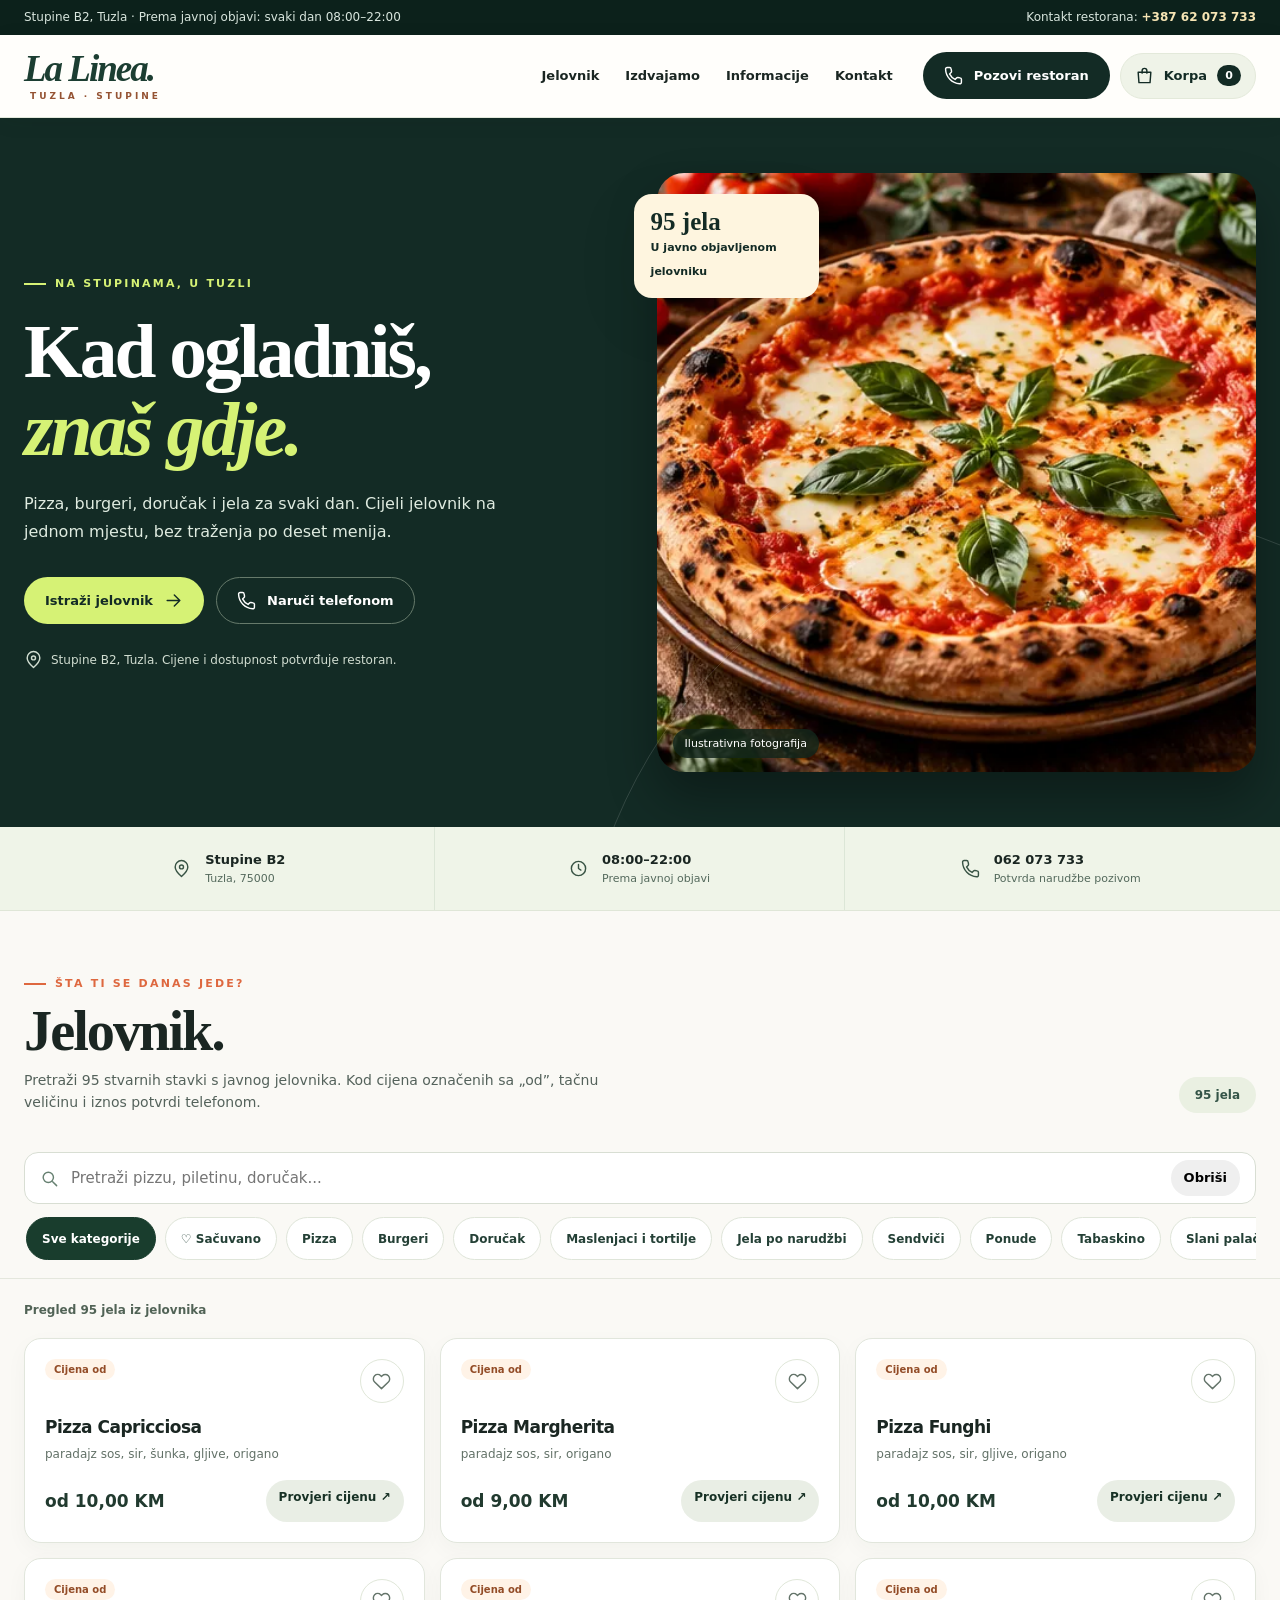
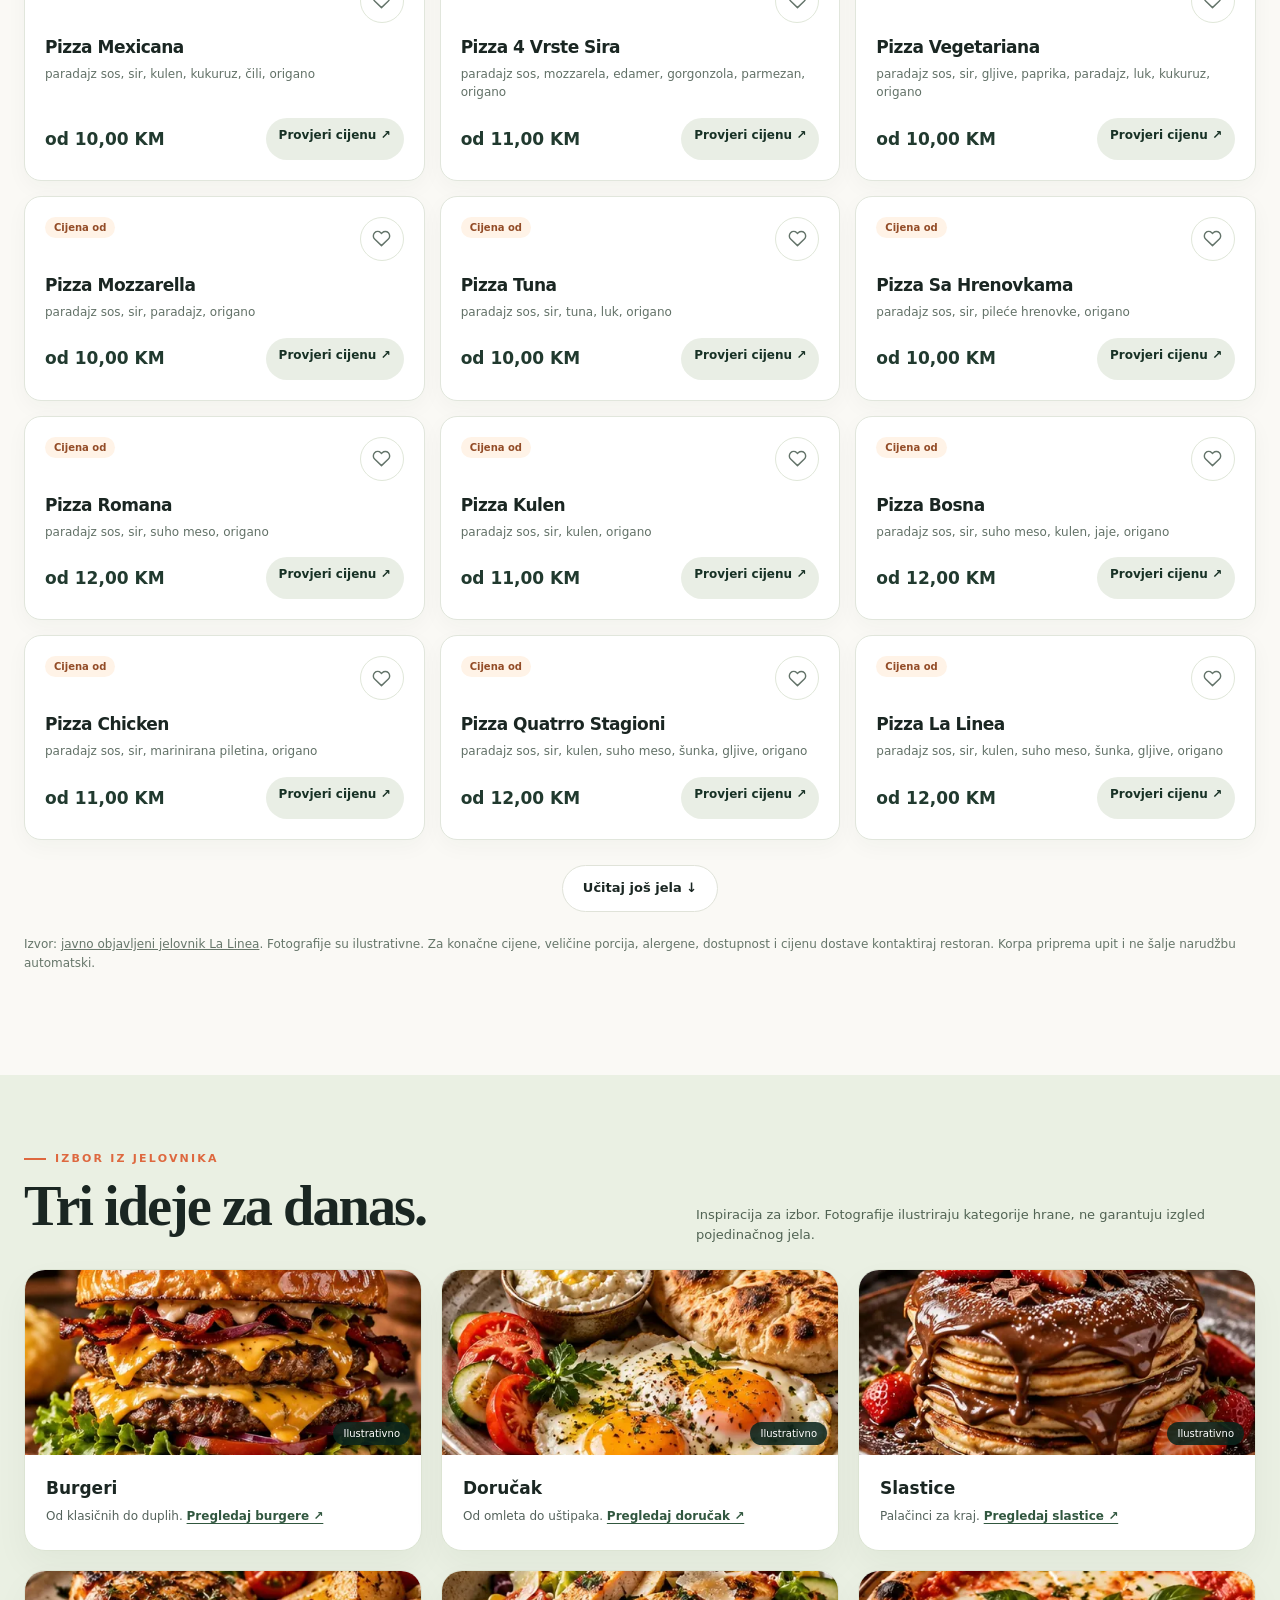
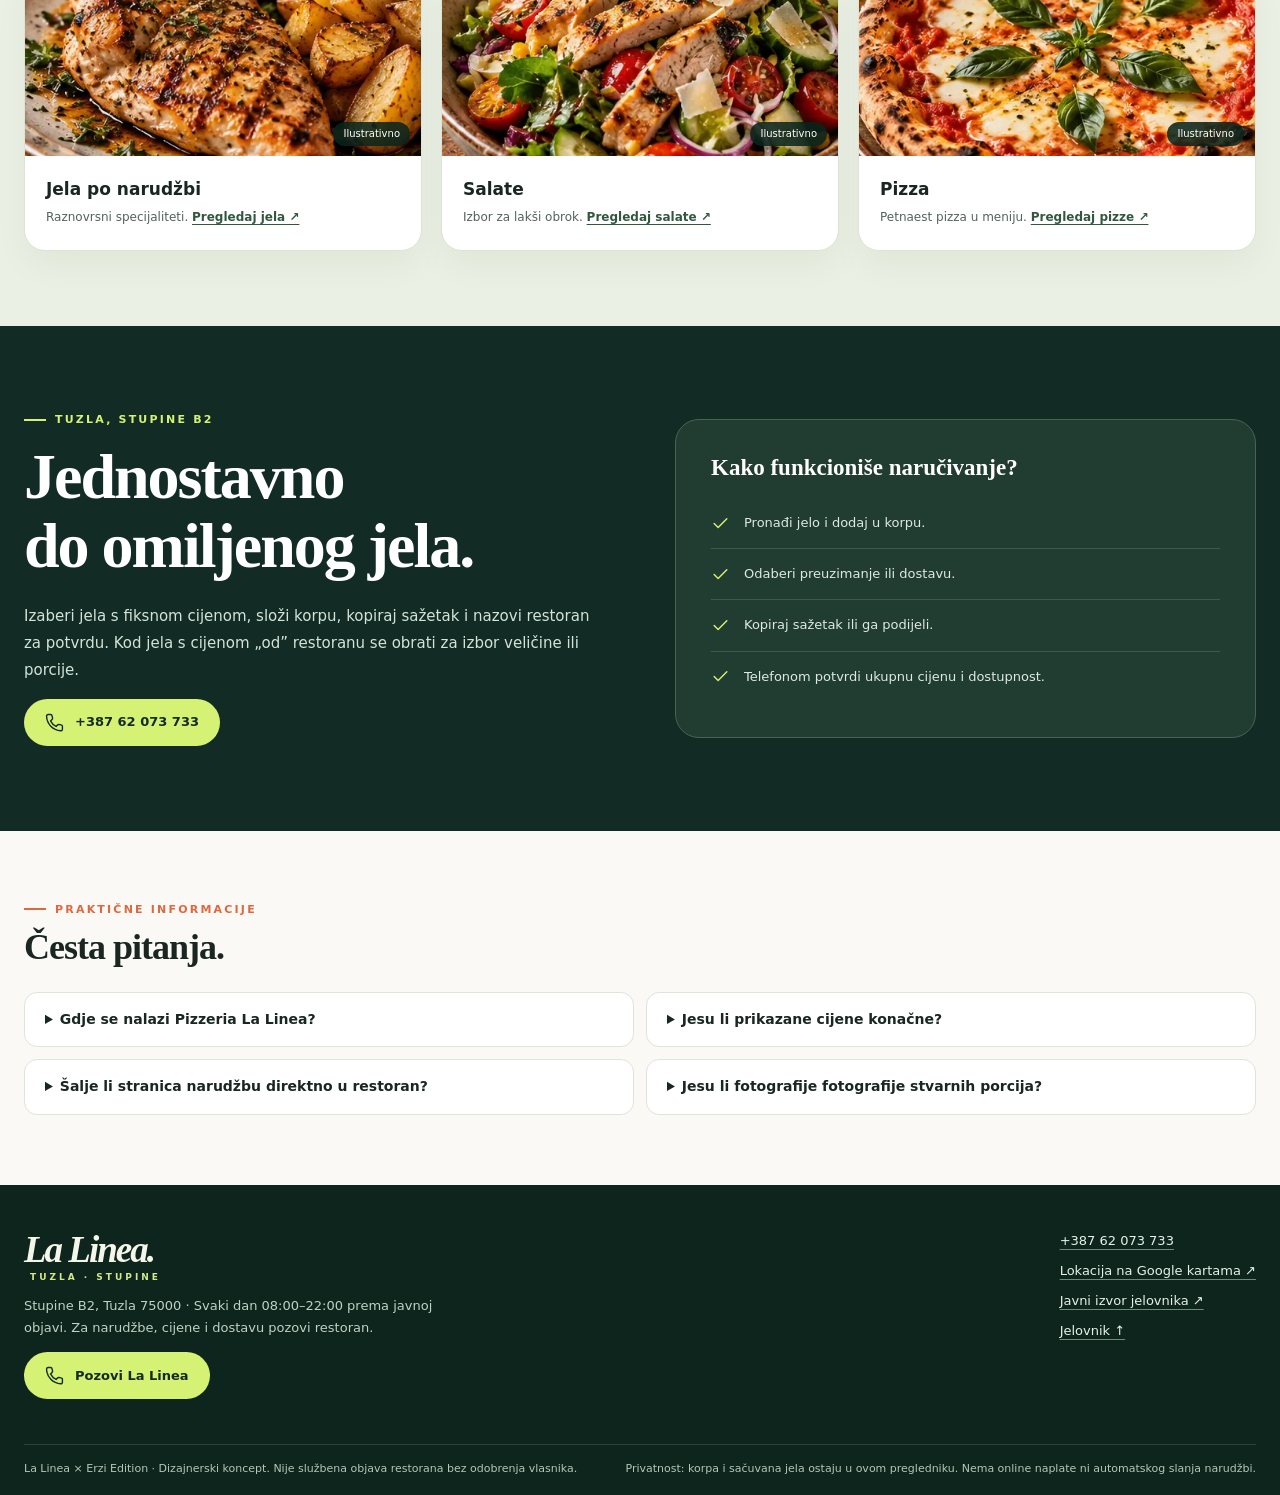
<file: lalinea/index.html>
<!doctype html>


<html lang="bs">
<head>
<meta charset="utf-8"/><meta content="width=device-width, initial-scale=1, viewport-fit=cover" name="viewport"/>
<title>La Linea Tuzla | Pizza, burgeri, doručak i jelovnik Stupine</title>
<meta content="La Linea Tuzla, Stupine B2: pregled jelovnika, pizza, burgera, doručka i cijena. Pripremi upit za narudžbu i potvrdi telefonom na +387 62 073 733." name="description"/>
<meta content="noindex,nofollow,noarchive" name="robots"/><meta content="#132b25" name="theme-color"/>
<meta content="website" property="og:type"/><meta content="bs_BA" property="og:locale"/><meta content="La Linea Tuzla • Pizza, doručak i omiljena jela" property="og:title"/><meta content="Istraži jelovnik i pripremi narudžbu za telefonsku potvrdu." property="og:description"/><meta content="assets/pizza.webp" property="og:image"/>
<link href="assets/favicon.svg" rel="icon" type="image/svg+xml"/>

<link rel="stylesheet" href="app.css">
</head>
<body>
<div class="topbar"><div class="container"><span>Stupine B2, Tuzla · Prema javnoj objavi: svaki dan 08:00–22:00</span><span>Kontakt restorana: <a href="tel:+38762073733">+387 62 073 733</a></span></div></div>
<header class="site-header"><div class="container header-row"><a aria-label="La Linea Tuzla početna" class="brand" href="#pocetna"><strong>La Linea.</strong><small>Tuzla · Stupine</small></a>
<nav aria-label="Glavna navigacija" class="nav-links"><a href="#jelovnik">Jelovnik</a><a href="#izdvajamo">Izdvajamo</a><a href="#informacije">Informacije</a><a href="#kontakt">Kontakt</a></nav>
<div class="header-actions"><a class="btn btn-primary header-call" href="tel:+38762073733"><svg aria-hidden="true" class="icon" viewbox="0 0 24 24"><path d="M22 17.5v3a2 2 0 0 1-2.2 2A19 19 0 0 1 2 4.2 2 2 0 0 1 4 2h3a2 2 0 0 1 2 1.7l.5 2.7a2 2 0 0 1-.6 1.8L7 10a15 15 0 0 0 7 7l1.8-1.9a2 2 0 0 1 1.8-.6l2.7.5a2 2 0 0 1 1.7 2.5Z"></path></svg> Pozovi restoran</a><button aria-label="Otvori korpu" class="cart-trigger" id="cart-trigger" type="button"><svg aria-hidden="true" class="icon" viewbox="0 0 24 24"><path d="M4 8h16l-1 13H5L4 8ZM9 9V6a3 3 0 0 1 6 0v3"></path></svg> Korpa <strong id="cart-count">0</strong></button></div></div></header>
<noscript><div style="padding:14px;text-align:center;background:#fff0d5;font-weight:700">JavaScript je isključen. Jelovnik je i dalje dostupan; za narudžbu pozovi <a href="tel:+38762073733">+387 62 073 733</a>.</div><style>.cart-trigger,.card-add:not(a),.fav-btn,.mobile-cart,.menu-tools,#show-more{display:none!important}</style></noscript>
<main id="pocetna">
<section class="hero"><div class="container"><div class="hero-copy"><span class="eyebrow">Na Stupinama, u Tuzli</span><h1>Kad ogladniš,<br/><em>znaš gdje.</em></h1>
<p>Pizza, burgeri, doručak i jela za svaki dan. Cijeli jelovnik na jednom mjestu, bez traženja po deset menija.</p>
<div class="hero-btns"><a class="btn btn-accent" href="#jelovnik">Istraži jelovnik <svg aria-hidden="true" class="icon" viewbox="0 0 24 24"><path d="M4 12h16m-7-7 7 7-7 7"></path></svg></a><a class="btn hero-phone" href="tel:+38762073733"><svg aria-hidden="true" class="icon" viewbox="0 0 24 24"><path d="M22 17.5v3a2 2 0 0 1-2.2 2A19 19 0 0 1 2 4.2 2 2 0 0 1 4 2h3a2 2 0 0 1 2 1.7l.5 2.7a2 2 0 0 1-.6 1.8L7 10a15 15 0 0 0 7 7l1.8-1.9a2 2 0 0 1 1.8-.6l2.7.5a2 2 0 0 1 1.7 2.5Z"></path></svg> Naruči telefonom</a></div>
<div class="hero-note"><svg aria-hidden="true" class="icon" viewbox="0 0 24 24"><path d="M20 10c0 5-8 12-8 12S4 15 4 10a8 8 0 1 1 16 0Z"></path><circle cx="12" cy="10" r="2.5"></circle></svg> Stupine B2, Tuzla. Cijene i dostupnost potvrđuje restoran.</div></div>
<figure class="hero-photo"><img alt="Ilustrativna fotografija pizze" decoding="async" fetchpriority="high" height="720" src="assets/pizza.webp" width="1140"/><div class="float-card"><b>95 jela</b><span>U javno objavljenom jelovniku</span></div><figcaption>Ilustrativna fotografija</figcaption></figure>
</div></section>
<div class="quick-strip"><div class="container"><div class="quick-item"><svg aria-hidden="true" class="icon" viewbox="0 0 24 24"><path d="M20 10c0 5-8 12-8 12S4 15 4 10a8 8 0 1 1 16 0Z"></path><circle cx="12" cy="10" r="2.5"></circle></svg><div><b>Stupine B2</b><span>Tuzla, 75000</span></div></div><div class="quick-item"><svg aria-hidden="true" class="icon" viewbox="0 0 24 24"><circle cx="12" cy="12" r="9"></circle><path d="M12 7v5l3 2"></path></svg><div><b>08:00–22:00</b><span>Prema javnoj objavi</span></div></div><div class="quick-item"><svg aria-hidden="true" class="icon" viewbox="0 0 24 24"><path d="M22 17.5v3a2 2 0 0 1-2.2 2A19 19 0 0 1 2 4.2 2 2 0 0 1 4 2h3a2 2 0 0 1 2 1.7l.5 2.7a2 2 0 0 1-.6 1.8L7 10a15 15 0 0 0 7 7l1.8-1.9a2 2 0 0 1 1.8-.6l2.7.5a2 2 0 0 1 1.7 2.5Z"></path></svg><div><b>062 073 733</b><span>Potvrda narudžbe pozivom</span></div></div></div></div>
<section aria-labelledby="menu-h" class="menu-wrap" id="jelovnik"><div class="container"><div class="section-top"><div><span class="eyebrow">Šta ti se danas jede?</span><h2 id="menu-h">Jelovnik.</h2><p>Pretraži 95 stvarnih stavki s javnog jelovnika. Kod cijena označenih sa „od”, tačnu veličinu i iznos potvrdi telefonom.</p></div><span class="menu-counter" id="menu-count">95 jela</span></div></div>
<div class="menu-tools"><div class="container"><div class="searchbox"><svg aria-hidden="true" class="icon" viewbox="0 0 24 24"><circle cx="10.5" cy="10.5" r="6.5"></circle><path d="m16 16 5 5"></path></svg><label class="sr-only" for="search">Pretraži jelovnik</label><input aria-controls="food-grid" aria-describedby="search-help" autocomplete="off" id="search" placeholder="Pretraži pizzu, piletinu, doručak..." type="search"/><button aria-label="Obriši pretragu" class="btn" id="search-clear" style="min-height:36px;padding:7px 12px" type="button">Obriši</button></div><span class="sr-only" id="search-help">Pretraga obuhvata nazive, opise i kategorije jela.</span><nav aria-label="Kategorije jelovnika" class="chips"><button aria-pressed="true" class="chip" data-category="Sve" type="button">Sve kategorije</button><button aria-pressed="false" class="chip" data-category="Sve" data-fav="true" type="button">♡ Sačuvano</button><button aria-pressed="false" class="chip" data-category="PIZZA" type="button">Pizza</button><button aria-pressed="false" class="chip" data-category="BURGERI" type="button">Burgeri</button><button aria-pressed="false" class="chip" data-category="DORUČAK" type="button">Doručak</button><button aria-pressed="false" class="chip" data-category="MASLENJAK I TORTILJE" type="button">Maslenjaci i tortilje</button><button aria-pressed="false" class="chip" data-category="JELA PO NARUDŽBI" type="button">Jela po narudžbi</button><button aria-pressed="false" class="chip" data-category="SENDVIČI" type="button">Sendviči</button><button aria-pressed="false" class="chip" data-category="SUPER PONUDA !" type="button">Ponude</button><button aria-pressed="false" class="chip" data-category="TABASKINO" type="button">Tabaskino</button><button aria-pressed="false" class="chip" data-category="SLANI PALAČINCI" type="button">Slani palačinci</button><button aria-pressed="false" class="chip" data-category="KUHANA JELA" type="button">Kuhana jela</button><button aria-pressed="false" class="chip" data-category="SALATE" type="button">Salate</button><button aria-pressed="false" class="chip" data-category="PLATE" type="button">Plate</button><button aria-pressed="false" class="chip" data-category="SLASTICE" type="button">Slastice</button><button aria-pressed="false" class="chip" data-category="PRILOZI" type="button">Prilozi</button></nav></div></div>
<div class="container"><p aria-live="polite" class="menu-result-label" id="result-text">Pregled 95 jela iz jelovnika</p><div class="food-grid" id="food-grid"><article class="food-card" data-id="19"><div class="card-top"><span class="card-tag from">Cijena od</span><button aria-label="Sačuvaj jelo" aria-pressed="false" class="fav-btn" data-id="19" data-saved="false" type="button"><svg aria-hidden="true" class="icon" viewbox="0 0 24 24"><path d="M20.7 4.8a5.5 5.5 0 0 0-7.8 0l-.9.9-.9-.9a5.5 5.5 0 1 0-7.8 7.8L12 21l8.7-8.4a5.5 5.5 0 0 0 0-7.8Z"></path></svg></button></div><h3>Pizza Capricciosa</h3><p class="desc">paradajz sos, sir, šunka, gljive, origano</p><div class="card-bottom"><span class="price">od 10,00 KM</span><a aria-label="Provjeri cijenu: Pizza Capricciosa" class="card-add from" href="tel:+38762073733">Provjeri cijenu ↗</a></div></article><article class="food-card" data-id="20"><div class="card-top"><span class="card-tag from">Cijena od</span><button aria-label="Sačuvaj jelo" aria-pressed="false" class="fav-btn" data-id="20" data-saved="false" type="button"><svg aria-hidden="true" class="icon" viewbox="0 0 24 24"><path d="M20.7 4.8a5.5 5.5 0 0 0-7.8 0l-.9.9-.9-.9a5.5 5.5 0 1 0-7.8 7.8L12 21l8.7-8.4a5.5 5.5 0 0 0 0-7.8Z"></path></svg></button></div><h3>Pizza Margherita</h3><p class="desc">paradajz sos, sir, origano</p><div class="card-bottom"><span class="price">od 9,00 KM</span><a aria-label="Provjeri cijenu: Pizza Margherita" class="card-add from" href="tel:+38762073733">Provjeri cijenu ↗</a></div></article><article class="food-card" data-id="21"><div class="card-top"><span class="card-tag from">Cijena od</span><button aria-label="Sačuvaj jelo" aria-pressed="false" class="fav-btn" data-id="21" data-saved="false" type="button"><svg aria-hidden="true" class="icon" viewbox="0 0 24 24"><path d="M20.7 4.8a5.5 5.5 0 0 0-7.8 0l-.9.9-.9-.9a5.5 5.5 0 1 0-7.8 7.8L12 21l8.7-8.4a5.5 5.5 0 0 0 0-7.8Z"></path></svg></button></div><h3>Pizza Funghi</h3><p class="desc">paradajz sos, sir, gljive, origano</p><div class="card-bottom"><span class="price">od 10,00 KM</span><a aria-label="Provjeri cijenu: Pizza Funghi" class="card-add from" href="tel:+38762073733">Provjeri cijenu ↗</a></div></article><article class="food-card" data-id="22"><div class="card-top"><span class="card-tag from">Cijena od</span><button aria-label="Sačuvaj jelo" aria-pressed="false" class="fav-btn" data-id="22" data-saved="false" type="button"><svg aria-hidden="true" class="icon" viewbox="0 0 24 24"><path d="M20.7 4.8a5.5 5.5 0 0 0-7.8 0l-.9.9-.9-.9a5.5 5.5 0 1 0-7.8 7.8L12 21l8.7-8.4a5.5 5.5 0 0 0 0-7.8Z"></path></svg></button></div><h3>Pizza Mexicana</h3><p class="desc">paradajz sos, sir, kulen, kukuruz, čili, origano</p><div class="card-bottom"><span class="price">od 10,00 KM</span><a aria-label="Provjeri cijenu: Pizza Mexicana" class="card-add from" href="tel:+38762073733">Provjeri cijenu ↗</a></div></article><article class="food-card" data-id="23"><div class="card-top"><span class="card-tag from">Cijena od</span><button aria-label="Sačuvaj jelo" aria-pressed="false" class="fav-btn" data-id="23" data-saved="false" type="button"><svg aria-hidden="true" class="icon" viewbox="0 0 24 24"><path d="M20.7 4.8a5.5 5.5 0 0 0-7.8 0l-.9.9-.9-.9a5.5 5.5 0 1 0-7.8 7.8L12 21l8.7-8.4a5.5 5.5 0 0 0 0-7.8Z"></path></svg></button></div><h3>Pizza 4 Vrste Sira</h3><p class="desc">paradajz sos, mozzarela, edamer, gorgonzola, parmezan, origano</p><div class="card-bottom"><span class="price">od 11,00 KM</span><a aria-label="Provjeri cijenu: Pizza 4 Vrste Sira" class="card-add from" href="tel:+38762073733">Provjeri cijenu ↗</a></div></article><article class="food-card" data-id="24"><div class="card-top"><span class="card-tag from">Cijena od</span><button aria-label="Sačuvaj jelo" aria-pressed="false" class="fav-btn" data-id="24" data-saved="false" type="button"><svg aria-hidden="true" class="icon" viewbox="0 0 24 24"><path d="M20.7 4.8a5.5 5.5 0 0 0-7.8 0l-.9.9-.9-.9a5.5 5.5 0 1 0-7.8 7.8L12 21l8.7-8.4a5.5 5.5 0 0 0 0-7.8Z"></path></svg></button></div><h3>Pizza Vegetariana</h3><p class="desc">paradajz sos, sir, gljive, paprika, paradajz, luk, kukuruz, origano</p><div class="card-bottom"><span class="price">od 10,00 KM</span><a aria-label="Provjeri cijenu: Pizza Vegetariana" class="card-add from" href="tel:+38762073733">Provjeri cijenu ↗</a></div></article><article class="food-card" data-id="25"><div class="card-top"><span class="card-tag from">Cijena od</span><button aria-label="Sačuvaj jelo" aria-pressed="false" class="fav-btn" data-id="25" data-saved="false" type="button"><svg aria-hidden="true" class="icon" viewbox="0 0 24 24"><path d="M20.7 4.8a5.5 5.5 0 0 0-7.8 0l-.9.9-.9-.9a5.5 5.5 0 1 0-7.8 7.8L12 21l8.7-8.4a5.5 5.5 0 0 0 0-7.8Z"></path></svg></button></div><h3>Pizza Mozzarella</h3><p class="desc">paradajz sos, sir, paradajz, origano</p><div class="card-bottom"><span class="price">od 10,00 KM</span><a aria-label="Provjeri cijenu: Pizza Mozzarella" class="card-add from" href="tel:+38762073733">Provjeri cijenu ↗</a></div></article><article class="food-card" data-id="26"><div class="card-top"><span class="card-tag from">Cijena od</span><button aria-label="Sačuvaj jelo" aria-pressed="false" class="fav-btn" data-id="26" data-saved="false" type="button"><svg aria-hidden="true" class="icon" viewbox="0 0 24 24"><path d="M20.7 4.8a5.5 5.5 0 0 0-7.8 0l-.9.9-.9-.9a5.5 5.5 0 1 0-7.8 7.8L12 21l8.7-8.4a5.5 5.5 0 0 0 0-7.8Z"></path></svg></button></div><h3>Pizza Tuna</h3><p class="desc">paradajz sos, sir, tuna, luk, origano</p><div class="card-bottom"><span class="price">od 10,00 KM</span><a aria-label="Provjeri cijenu: Pizza Tuna" class="card-add from" href="tel:+38762073733">Provjeri cijenu ↗</a></div></article><article class="food-card" data-id="27"><div class="card-top"><span class="card-tag from">Cijena od</span><button aria-label="Sačuvaj jelo" aria-pressed="false" class="fav-btn" data-id="27" data-saved="false" type="button"><svg aria-hidden="true" class="icon" viewbox="0 0 24 24"><path d="M20.7 4.8a5.5 5.5 0 0 0-7.8 0l-.9.9-.9-.9a5.5 5.5 0 1 0-7.8 7.8L12 21l8.7-8.4a5.5 5.5 0 0 0 0-7.8Z"></path></svg></button></div><h3>Pizza Sa Hrenovkama</h3><p class="desc">paradajz sos, sir, pileće hrenovke, origano</p><div class="card-bottom"><span class="price">od 10,00 KM</span><a aria-label="Provjeri cijenu: Pizza Sa Hrenovkama" class="card-add from" href="tel:+38762073733">Provjeri cijenu ↗</a></div></article><article class="food-card" data-id="28"><div class="card-top"><span class="card-tag from">Cijena od</span><button aria-label="Sačuvaj jelo" aria-pressed="false" class="fav-btn" data-id="28" data-saved="false" type="button"><svg aria-hidden="true" class="icon" viewbox="0 0 24 24"><path d="M20.7 4.8a5.5 5.5 0 0 0-7.8 0l-.9.9-.9-.9a5.5 5.5 0 1 0-7.8 7.8L12 21l8.7-8.4a5.5 5.5 0 0 0 0-7.8Z"></path></svg></button></div><h3>Pizza Romana</h3><p class="desc">paradajz sos, sir, suho meso, origano</p><div class="card-bottom"><span class="price">od 12,00 KM</span><a aria-label="Provjeri cijenu: Pizza Romana" class="card-add from" href="tel:+38762073733">Provjeri cijenu ↗</a></div></article><article class="food-card" data-id="29"><div class="card-top"><span class="card-tag from">Cijena od</span><button aria-label="Sačuvaj jelo" aria-pressed="false" class="fav-btn" data-id="29" data-saved="false" type="button"><svg aria-hidden="true" class="icon" viewbox="0 0 24 24"><path d="M20.7 4.8a5.5 5.5 0 0 0-7.8 0l-.9.9-.9-.9a5.5 5.5 0 1 0-7.8 7.8L12 21l8.7-8.4a5.5 5.5 0 0 0 0-7.8Z"></path></svg></button></div><h3>Pizza Kulen</h3><p class="desc">paradajz sos, sir, kulen, origano</p><div class="card-bottom"><span class="price">od 11,00 KM</span><a aria-label="Provjeri cijenu: Pizza Kulen" class="card-add from" href="tel:+38762073733">Provjeri cijenu ↗</a></div></article><article class="food-card" data-id="30"><div class="card-top"><span class="card-tag from">Cijena od</span><button aria-label="Sačuvaj jelo" aria-pressed="false" class="fav-btn" data-id="30" data-saved="false" type="button"><svg aria-hidden="true" class="icon" viewbox="0 0 24 24"><path d="M20.7 4.8a5.5 5.5 0 0 0-7.8 0l-.9.9-.9-.9a5.5 5.5 0 1 0-7.8 7.8L12 21l8.7-8.4a5.5 5.5 0 0 0 0-7.8Z"></path></svg></button></div><h3>Pizza Bosna</h3><p class="desc">paradajz sos, sir, suho meso, kulen, jaje, origano</p><div class="card-bottom"><span class="price">od 12,00 KM</span><a aria-label="Provjeri cijenu: Pizza Bosna" class="card-add from" href="tel:+38762073733">Provjeri cijenu ↗</a></div></article><article class="food-card" data-id="31"><div class="card-top"><span class="card-tag from">Cijena od</span><button aria-label="Sačuvaj jelo" aria-pressed="false" class="fav-btn" data-id="31" data-saved="false" type="button"><svg aria-hidden="true" class="icon" viewbox="0 0 24 24"><path d="M20.7 4.8a5.5 5.5 0 0 0-7.8 0l-.9.9-.9-.9a5.5 5.5 0 1 0-7.8 7.8L12 21l8.7-8.4a5.5 5.5 0 0 0 0-7.8Z"></path></svg></button></div><h3>Pizza Chicken</h3><p class="desc">paradajz sos, sir, marinirana piletina, origano</p><div class="card-bottom"><span class="price">od 11,00 KM</span><a aria-label="Provjeri cijenu: Pizza Chicken" class="card-add from" href="tel:+38762073733">Provjeri cijenu ↗</a></div></article><article class="food-card" data-id="32"><div class="card-top"><span class="card-tag from">Cijena od</span><button aria-label="Sačuvaj jelo" aria-pressed="false" class="fav-btn" data-id="32" data-saved="false" type="button"><svg aria-hidden="true" class="icon" viewbox="0 0 24 24"><path d="M20.7 4.8a5.5 5.5 0 0 0-7.8 0l-.9.9-.9-.9a5.5 5.5 0 1 0-7.8 7.8L12 21l8.7-8.4a5.5 5.5 0 0 0 0-7.8Z"></path></svg></button></div><h3>Pizza Quatrro Stagioni</h3><p class="desc">paradajz sos, sir, kulen, suho meso, šunka, gljive, origano</p><div class="card-bottom"><span class="price">od 12,00 KM</span><a aria-label="Provjeri cijenu: Pizza Quatrro Stagioni" class="card-add from" href="tel:+38762073733">Provjeri cijenu ↗</a></div></article><article class="food-card" data-id="33"><div class="card-top"><span class="card-tag from">Cijena od</span><button aria-label="Sačuvaj jelo" aria-pressed="false" class="fav-btn" data-id="33" data-saved="false" type="button"><svg aria-hidden="true" class="icon" viewbox="0 0 24 24"><path d="M20.7 4.8a5.5 5.5 0 0 0-7.8 0l-.9.9-.9-.9a5.5 5.5 0 1 0-7.8 7.8L12 21l8.7-8.4a5.5 5.5 0 0 0 0-7.8Z"></path></svg></button></div><h3>Pizza La Linea</h3><p class="desc">paradajz sos, sir, kulen, suho meso, šunka, gljive, origano</p><div class="card-bottom"><span class="price">od 12,00 KM</span><a aria-label="Provjeri cijenu: Pizza La Linea" class="card-add from" href="tel:+38762073733">Provjeri cijenu ↗</a></div></article><article class="food-card" data-id="39"><div class="card-top"><span class="card-tag">Burgeri</span><button aria-label="Sačuvaj jelo" aria-pressed="false" class="fav-btn" data-id="39" data-saved="false" type="button"><svg aria-hidden="true" class="icon" viewbox="0 0 24 24"><path d="M20.7 4.8a5.5 5.5 0 0 0-7.8 0l-.9.9-.9-.9a5.5 5.5 0 1 0-7.8 7.8L12 21l8.7-8.4a5.5 5.5 0 0 0 0-7.8Z"></path></svg></button></div><h3>Burger "Classic"</h3><p class="desc">pecivo, meso, sos, sir, zelena salata, paradajz, luk</p><div class="card-bottom"><span class="price">10,00 KM</span><button aria-label='Dodaj Burger "Classic" u korpu' class="card-add" data-action="add" data-id="39" type="button">Dodaj +</button></div></article><article class="food-card" data-id="40"><div class="card-top"><span class="card-tag">Burgeri</span><button aria-label="Sačuvaj jelo" aria-pressed="false" class="fav-btn" data-id="40" data-saved="false" type="button"><svg aria-hidden="true" class="icon" viewbox="0 0 24 24"><path d="M20.7 4.8a5.5 5.5 0 0 0-7.8 0l-.9.9-.9-.9a5.5 5.5 0 1 0-7.8 7.8L12 21l8.7-8.4a5.5 5.5 0 0 0 0-7.8Z"></path></svg></button></div><h3>Burger "Pikant"</h3><p class="desc">pecivo, meso, ljuti sos, sir, chili, zelena salata, paradajz, luk</p><div class="card-bottom"><span class="price">10,00 KM</span><button aria-label='Dodaj Burger "Pikant" u korpu' class="card-add" data-action="add" data-id="40" type="button">Dodaj +</button></div></article><article class="food-card" data-id="41"><div class="card-top"><span class="card-tag">Burgeri</span><button aria-label="Sačuvaj jelo" aria-pressed="false" class="fav-btn" data-id="41" data-saved="false" type="button"><svg aria-hidden="true" class="icon" viewbox="0 0 24 24"><path d="M20.7 4.8a5.5 5.5 0 0 0-7.8 0l-.9.9-.9-.9a5.5 5.5 0 1 0-7.8 7.8L12 21l8.7-8.4a5.5 5.5 0 0 0 0-7.8Z"></path></svg></button></div><h3>Burger "Jaje"</h3><p class="desc">pecivo, meso, sos, sir, jaje na oko, zelena salata, paradajz, luk</p><div class="card-bottom"><span class="price">11,00 KM</span><button aria-label='Dodaj Burger "Jaje" u korpu' class="card-add" data-action="add" data-id="41" type="button">Dodaj +</button></div></article><article class="food-card" data-id="42"><div class="card-top"><span class="card-tag">Burgeri</span><button aria-label="Sačuvaj jelo" aria-pressed="false" class="fav-btn" data-id="42" data-saved="false" type="button"><svg aria-hidden="true" class="icon" viewbox="0 0 24 24"><path d="M20.7 4.8a5.5 5.5 0 0 0-7.8 0l-.9.9-.9-.9a5.5 5.5 0 1 0-7.8 7.8L12 21l8.7-8.4a5.5 5.5 0 0 0 0-7.8Z"></path></svg></button></div><h3>Chicken Burger</h3><p class="desc">pecivo, pohovano pileće meso, sos, pohovani sir, zelena salata, paradajz, luk</p><div class="card-bottom"><span class="price">10,00 KM</span><button aria-label="Dodaj Chicken Burger u korpu" class="card-add" data-action="add" data-id="42" type="button">Dodaj +</button></div></article><article class="food-card" data-id="43"><div class="card-top"><span class="card-tag">Burgeri</span><button aria-label="Sačuvaj jelo" aria-pressed="false" class="fav-btn" data-id="43" data-saved="false" type="button"><svg aria-hidden="true" class="icon" viewbox="0 0 24 24"><path d="M20.7 4.8a5.5 5.5 0 0 0-7.8 0l-.9.9-.9-.9a5.5 5.5 0 1 0-7.8 7.8L12 21l8.7-8.4a5.5 5.5 0 0 0 0-7.8Z"></path></svg></button></div><h3>Double Burger</h3><p class="desc">duplo pecivo, 2xmeso, sos, sir, zelena salata, paradajz, luk</p><div class="card-bottom"><span class="price">15,00 KM</span><button aria-label="Dodaj Double Burger u korpu" class="card-add" data-action="add" data-id="43" type="button">Dodaj +</button></div></article><article class="food-card" data-id="44"><div class="card-top"><span class="card-tag">Burgeri</span><button aria-label="Sačuvaj jelo" aria-pressed="false" class="fav-btn" data-id="44" data-saved="false" type="button"><svg aria-hidden="true" class="icon" viewbox="0 0 24 24"><path d="M20.7 4.8a5.5 5.5 0 0 0-7.8 0l-.9.9-.9-.9a5.5 5.5 0 1 0-7.8 7.8L12 21l8.7-8.4a5.5 5.5 0 0 0 0-7.8Z"></path></svg></button></div><h3>Mini Burgeri</h3><p class="desc">3xpecivo, 3xmeso, sos, sir, zelena salata, paradajz, luk</p><div class="card-bottom"><span class="price">15,00 KM</span><button aria-label="Dodaj Mini Burgeri u korpu" class="card-add" data-action="add" data-id="44" type="button">Dodaj +</button></div></article><article class="food-card" data-id="2"><div class="card-top"><span class="card-tag">Doručak</span><button aria-label="Sačuvaj jelo" aria-pressed="false" class="fav-btn" data-id="2" data-saved="false" type="button"><svg aria-hidden="true" class="icon" viewbox="0 0 24 24"><path d="M20.7 4.8a5.5 5.5 0 0 0-7.8 0l-.9.9-.9-.9a5.5 5.5 0 1 0-7.8 7.8L12 21l8.7-8.4a5.5 5.5 0 0 0 0-7.8Z"></path></svg></button></div><h3>Omlet</h3><p class="desc">jaja, pecivo</p><div class="card-bottom"><span class="price">5,00 KM</span><button aria-label="Dodaj Omlet u korpu" class="card-add" data-action="add" data-id="2" type="button">Dodaj +</button></div></article><article class="food-card" data-id="3"><div class="card-top"><span class="card-tag">Doručak</span><button aria-label="Sačuvaj jelo" aria-pressed="false" class="fav-btn" data-id="3" data-saved="false" type="button"><svg aria-hidden="true" class="icon" viewbox="0 0 24 24"><path d="M20.7 4.8a5.5 5.5 0 0 0-7.8 0l-.9.9-.9-.9a5.5 5.5 0 1 0-7.8 7.8L12 21l8.7-8.4a5.5 5.5 0 0 0 0-7.8Z"></path></svg></button></div><h3>Omlet sa sirom</h3><p class="desc">jaja, edamer, pecivo</p><div class="card-bottom"><span class="price">6,00 KM</span><button aria-label="Dodaj Omlet sa sirom u korpu" class="card-add" data-action="add" data-id="3" type="button">Dodaj +</button></div></article><article class="food-card" data-id="4"><div class="card-top"><span class="card-tag">Doručak</span><button aria-label="Sačuvaj jelo" aria-pressed="false" class="fav-btn" data-id="4" data-saved="false" type="button"><svg aria-hidden="true" class="icon" viewbox="0 0 24 24"><path d="M20.7 4.8a5.5 5.5 0 0 0-7.8 0l-.9.9-.9-.9a5.5 5.5 0 1 0-7.8 7.8L12 21l8.7-8.4a5.5 5.5 0 0 0 0-7.8Z"></path></svg></button></div><h3>Omlet Sa Šunkom</h3><p class="desc">jaja, šunka, pecivo</p><div class="card-bottom"><span class="price">7,00 KM</span><button aria-label="Dodaj Omlet Sa Šunkom u korpu" class="card-add" data-action="add" data-id="4" type="button">Dodaj +</button></div></article><article class="food-card" data-id="5"><div class="card-top"><span class="card-tag">Doručak</span><button aria-label="Sačuvaj jelo" aria-pressed="false" class="fav-btn" data-id="5" data-saved="false" type="button"><svg aria-hidden="true" class="icon" viewbox="0 0 24 24"><path d="M20.7 4.8a5.5 5.5 0 0 0-7.8 0l-.9.9-.9-.9a5.5 5.5 0 1 0-7.8 7.8L12 21l8.7-8.4a5.5 5.5 0 0 0 0-7.8Z"></path></svg></button></div><h3>Omlet Sa Suhim Mesom</h3><p class="desc">jaja,suho meso, pecivo</p><div class="card-bottom"><span class="price">8,00 KM</span><button aria-label="Dodaj Omlet Sa Suhim Mesom u korpu" class="card-add" data-action="add" data-id="5" type="button">Dodaj +</button></div></article><article class="food-card" data-id="6"><div class="card-top"><span class="card-tag">Doručak</span><button aria-label="Sačuvaj jelo" aria-pressed="false" class="fav-btn" data-id="6" data-saved="false" type="button"><svg aria-hidden="true" class="icon" viewbox="0 0 24 24"><path d="M20.7 4.8a5.5 5.5 0 0 0-7.8 0l-.9.9-.9-.9a5.5 5.5 0 1 0-7.8 7.8L12 21l8.7-8.4a5.5 5.5 0 0 0 0-7.8Z"></path></svg></button></div><h3>Omlet Sa Hrenovkama</h3><p class="desc">jaja, hrenovke, kajmak, pecivo</p><div class="card-bottom"><span class="price">7,00 KM</span><button aria-label="Dodaj Omlet Sa Hrenovkama u korpu" class="card-add" data-action="add" data-id="6" type="button">Dodaj +</button></div></article><article class="food-card" data-id="7"><div class="card-top"><span class="card-tag">Doručak</span><button aria-label="Sačuvaj jelo" aria-pressed="false" class="fav-btn" data-id="7" data-saved="false" type="button"><svg aria-hidden="true" class="icon" viewbox="0 0 24 24"><path d="M20.7 4.8a5.5 5.5 0 0 0-7.8 0l-.9.9-.9-.9a5.5 5.5 0 1 0-7.8 7.8L12 21l8.7-8.4a5.5 5.5 0 0 0 0-7.8Z"></path></svg></button></div><h3>Omlet La Linea</h3><p class="desc">jaja, šunka, suho meso, sir, hrenovke, pecivo</p><div class="card-bottom"><span class="price">7,50 KM</span><button aria-label="Dodaj Omlet La Linea u korpu" class="card-add" data-action="add" data-id="7" type="button">Dodaj +</button></div></article><article class="food-card" data-id="8"><div class="card-top"><span class="card-tag">Doručak</span><button aria-label="Sačuvaj jelo" aria-pressed="false" class="fav-btn" data-id="8" data-saved="false" type="button"><svg aria-hidden="true" class="icon" viewbox="0 0 24 24"><path d="M20.7 4.8a5.5 5.5 0 0 0-7.8 0l-.9.9-.9-.9a5.5 5.5 0 1 0-7.8 7.8L12 21l8.7-8.4a5.5 5.5 0 0 0 0-7.8Z"></path></svg></button></div><h3>Vegetarijanski Omlet</h3><p class="desc">jaja, povrće, salata, kajmak, pecivo</p><div class="card-bottom"><span class="price">7,00 KM</span><button aria-label="Dodaj Vegetarijanski Omlet u korpu" class="card-add" data-action="add" data-id="8" type="button">Dodaj +</button></div></article><article class="food-card" data-id="9"><div class="card-top"><span class="card-tag">Doručak</span><button aria-label="Sačuvaj jelo" aria-pressed="false" class="fav-btn" data-id="9" data-saved="false" type="button"><svg aria-hidden="true" class="icon" viewbox="0 0 24 24"><path d="M20.7 4.8a5.5 5.5 0 0 0-7.8 0l-.9.9-.9-.9a5.5 5.5 0 1 0-7.8 7.8L12 21l8.7-8.4a5.5 5.5 0 0 0 0-7.8Z"></path></svg></button></div><h3>Jaja Na Oko Sa Hrenovkama</h3><p class="desc">jaja, salata, kajmak, 2 hrenovke, pecivo</p><div class="card-bottom"><span class="price">7,00 KM</span><button aria-label="Dodaj Jaja Na Oko Sa Hrenovkama u korpu" class="card-add" data-action="add" data-id="9" type="button">Dodaj +</button></div></article><article class="food-card" data-id="10"><div class="card-top"><span class="card-tag">Doručak</span><button aria-label="Sačuvaj jelo" aria-pressed="false" class="fav-btn" data-id="10" data-saved="false" type="button"><svg aria-hidden="true" class="icon" viewbox="0 0 24 24"><path d="M20.7 4.8a5.5 5.5 0 0 0-7.8 0l-.9.9-.9-.9a5.5 5.5 0 1 0-7.8 7.8L12 21l8.7-8.4a5.5 5.5 0 0 0 0-7.8Z"></path></svg></button></div><h3>Jaja Na Oko Sa Kobasicama</h3><p class="desc">jaja, salata, kajmak, 2 kobasice, pecivo</p><div class="card-bottom"><span class="price">7,00 KM</span><button aria-label="Dodaj Jaja Na Oko Sa Kobasicama u korpu" class="card-add" data-action="add" data-id="10" type="button">Dodaj +</button></div></article><article class="food-card" data-id="11"><div class="card-top"><span class="card-tag">Doručak</span><button aria-label="Sačuvaj jelo" aria-pressed="false" class="fav-btn" data-id="11" data-saved="false" type="button"><svg aria-hidden="true" class="icon" viewbox="0 0 24 24"><path d="M20.7 4.8a5.5 5.5 0 0 0-7.8 0l-.9.9-.9-.9a5.5 5.5 0 1 0-7.8 7.8L12 21l8.7-8.4a5.5 5.5 0 0 0 0-7.8Z"></path></svg></button></div><h3>Palenta</h3><p class="desc">sir, kajmak</p><div class="card-bottom"><span class="price">7,00 KM</span><button aria-label="Dodaj Palenta u korpu" class="card-add" data-action="add" data-id="11" type="button">Dodaj +</button></div></article><article class="food-card" data-id="12"><div class="card-top"><span class="card-tag">Doručak</span><button aria-label="Sačuvaj jelo" aria-pressed="false" class="fav-btn" data-id="12" data-saved="false" type="button"><svg aria-hidden="true" class="icon" viewbox="0 0 24 24"><path d="M20.7 4.8a5.5 5.5 0 0 0-7.8 0l-.9.9-.9-.9a5.5 5.5 0 1 0-7.8 7.8L12 21l8.7-8.4a5.5 5.5 0 0 0 0-7.8Z"></path></svg></button></div><h3>Uštipci</h3><p class="desc">kajmak, sir</p><div class="card-bottom"><span class="price">7,00 KM</span><button aria-label="Dodaj Uštipci u korpu" class="card-add" data-action="add" data-id="12" type="button">Dodaj +</button></div></article><article class="food-card" data-id="13"><div class="card-top"><span class="card-tag">Doručak</span><button aria-label="Sačuvaj jelo" aria-pressed="false" class="fav-btn" data-id="13" data-saved="false" type="button"><svg aria-hidden="true" class="icon" viewbox="0 0 24 24"><path d="M20.7 4.8a5.5 5.5 0 0 0-7.8 0l-.9.9-.9-.9a5.5 5.5 0 1 0-7.8 7.8L12 21l8.7-8.4a5.5 5.5 0 0 0 0-7.8Z"></path></svg></button></div><h3>Uštipci "Jaja"</h3><p class="desc">kajmak, sir, jaja</p><div class="card-bottom"><span class="price">8,00 KM</span><button aria-label='Dodaj Uštipci "Jaja" u korpu' class="card-add" data-action="add" data-id="13" type="button">Dodaj +</button></div></article><article class="food-card" data-id="14"><div class="card-top"><span class="card-tag">Doručak</span><button aria-label="Sačuvaj jelo" aria-pressed="false" class="fav-btn" data-id="14" data-saved="false" type="button"><svg aria-hidden="true" class="icon" viewbox="0 0 24 24"><path d="M20.7 4.8a5.5 5.5 0 0 0-7.8 0l-.9.9-.9-.9a5.5 5.5 0 1 0-7.8 7.8L12 21l8.7-8.4a5.5 5.5 0 0 0 0-7.8Z"></path></svg></button></div><h3>Uštipci "Kulen"</h3><p class="desc">kajmak, sir, jaja, kulen</p><div class="card-bottom"><span class="price">9,00 KM</span><button aria-label='Dodaj Uštipci "Kulen" u korpu' class="card-add" data-action="add" data-id="14" type="button">Dodaj +</button></div></article><article class="food-card" data-id="15"><div class="card-top"><span class="card-tag">Doručak</span><button aria-label="Sačuvaj jelo" aria-pressed="false" class="fav-btn" data-id="15" data-saved="false" type="button"><svg aria-hidden="true" class="icon" viewbox="0 0 24 24"><path d="M20.7 4.8a5.5 5.5 0 0 0-7.8 0l-.9.9-.9-.9a5.5 5.5 0 1 0-7.8 7.8L12 21l8.7-8.4a5.5 5.5 0 0 0 0-7.8Z"></path></svg></button></div><h3>Uštipci "Suho Meso"</h3><p class="desc">kajmak, sir, jaja, suho meso</p><div class="card-bottom"><span class="price">10,00 KM</span><button aria-label='Dodaj Uštipci "Suho Meso" u korpu' class="card-add" data-action="add" data-id="15" type="button">Dodaj +</button></div></article><article class="food-card" data-id="16"><div class="card-top"><span class="card-tag">Doručak</span><button aria-label="Sačuvaj jelo" aria-pressed="false" class="fav-btn" data-id="16" data-saved="false" type="button"><svg aria-hidden="true" class="icon" viewbox="0 0 24 24"><path d="M20.7 4.8a5.5 5.5 0 0 0-7.8 0l-.9.9-.9-.9a5.5 5.5 0 1 0-7.8 7.8L12 21l8.7-8.4a5.5 5.5 0 0 0 0-7.8Z"></path></svg></button></div><h3>Lepinica sa sirom i kajmakom</h3><p class="desc">lepinica,sir,kajmak</p><div class="card-bottom"><span class="price">7,00 KM</span><button aria-label="Dodaj Lepinica sa sirom i kajmakom u korpu" class="card-add" data-action="add" data-id="16" type="button">Dodaj +</button></div></article><article class="food-card" data-id="17"><div class="card-top"><span class="card-tag">Doručak</span><button aria-label="Sačuvaj jelo" aria-pressed="false" class="fav-btn" data-id="17" data-saved="false" type="button"><svg aria-hidden="true" class="icon" viewbox="0 0 24 24"><path d="M20.7 4.8a5.5 5.5 0 0 0-7.8 0l-.9.9-.9-.9a5.5 5.5 0 1 0-7.8 7.8L12 21l8.7-8.4a5.5 5.5 0 0 0 0-7.8Z"></path></svg></button></div><h3>Uštipak sa mljevenim mesom</h3><p class="desc">placka, mljeveno meso, sos</p><div class="card-bottom"><span class="price">12,00 KM</span><button aria-label="Dodaj Uštipak sa mljevenim mesom u korpu" class="card-add" data-action="add" data-id="17" type="button">Dodaj +</button></div></article><article class="food-card" data-id="18"><div class="card-top"><span class="card-tag">Doručak</span><button aria-label="Sačuvaj jelo" aria-pressed="false" class="fav-btn" data-id="18" data-saved="false" type="button"><svg aria-hidden="true" class="icon" viewbox="0 0 24 24"><path d="M20.7 4.8a5.5 5.5 0 0 0-7.8 0l-.9.9-.9-.9a5.5 5.5 0 1 0-7.8 7.8L12 21l8.7-8.4a5.5 5.5 0 0 0 0-7.8Z"></path></svg></button></div><h3>Doručak Za Dvoje</h3><p class="desc">4 jaja, uštipci, sir, kajmak, kulen, šunka, sos</p><div class="card-bottom"><span class="price">13,00 KM</span><button aria-label="Dodaj Doručak Za Dvoje u korpu" class="card-add" data-action="add" data-id="18" type="button">Dodaj +</button></div></article><article class="food-card" data-id="45"><div class="card-top"><span class="card-tag">Maslenjaci i tortilje</span><button aria-label="Sačuvaj jelo" aria-pressed="false" class="fav-btn" data-id="45" data-saved="false" type="button"><svg aria-hidden="true" class="icon" viewbox="0 0 24 24"><path d="M20.7 4.8a5.5 5.5 0 0 0-7.8 0l-.9.9-.9-.9a5.5 5.5 0 1 0-7.8 7.8L12 21l8.7-8.4a5.5 5.5 0 0 0 0-7.8Z"></path></svg></button></div><h3>Pileći Maslenjak</h3><p class="desc">maslenjak od pizza tijesta, pileći file, sos od šampinjona</p><div class="card-bottom"><span class="price">12,00 KM</span><button aria-label="Dodaj Pileći Maslenjak u korpu" class="card-add" data-action="add" data-id="45" type="button">Dodaj +</button></div></article><article class="food-card" data-id="46"><div class="card-top"><span class="card-tag">Maslenjaci i tortilje</span><button aria-label="Sačuvaj jelo" aria-pressed="false" class="fav-btn" data-id="46" data-saved="false" type="button"><svg aria-hidden="true" class="icon" viewbox="0 0 24 24"><path d="M20.7 4.8a5.5 5.5 0 0 0-7.8 0l-.9.9-.9-.9a5.5 5.5 0 1 0-7.8 7.8L12 21l8.7-8.4a5.5 5.5 0 0 0 0-7.8Z"></path></svg></button></div><h3>Maslenjak Sa Sirom</h3><p class="desc">maslenjak od pizza tijesta, feta sir, kajmak, vrhnje</p><div class="card-bottom"><span class="price">11,00 KM</span><button aria-label="Dodaj Maslenjak Sa Sirom u korpu" class="card-add" data-action="add" data-id="46" type="button">Dodaj +</button></div></article><article class="food-card" data-id="47"><div class="card-top"><span class="card-tag">Maslenjaci i tortilje</span><button aria-label="Sačuvaj jelo" aria-pressed="false" class="fav-btn" data-id="47" data-saved="false" type="button"><svg aria-hidden="true" class="icon" viewbox="0 0 24 24"><path d="M20.7 4.8a5.5 5.5 0 0 0-7.8 0l-.9.9-.9-.9a5.5 5.5 0 1 0-7.8 7.8L12 21l8.7-8.4a5.5 5.5 0 0 0 0-7.8Z"></path></svg></button></div><h3>Tortilja "Mexico"</h3><p class="desc">mljeveno meso, povrće, ljuti sos</p><div class="card-bottom"><span class="price">11,00 KM</span><button aria-label='Dodaj Tortilja "Mexico" u korpu' class="card-add" data-action="add" data-id="47" type="button">Dodaj +</button></div></article><article class="food-card" data-id="48"><div class="card-top"><span class="card-tag">Maslenjaci i tortilje</span><button aria-label="Sačuvaj jelo" aria-pressed="false" class="fav-btn" data-id="48" data-saved="false" type="button"><svg aria-hidden="true" class="icon" viewbox="0 0 24 24"><path d="M20.7 4.8a5.5 5.5 0 0 0-7.8 0l-.9.9-.9-.9a5.5 5.5 0 1 0-7.8 7.8L12 21l8.7-8.4a5.5 5.5 0 0 0 0-7.8Z"></path></svg></button></div><h3>Tortilja "La Linea"</h3><p class="desc">pileći file, blagi sos, povrće</p><div class="card-bottom"><span class="price">10,00 KM</span><button aria-label='Dodaj Tortilja "La Linea" u korpu' class="card-add" data-action="add" data-id="48" type="button">Dodaj +</button></div></article><article class="food-card" data-id="60"><div class="card-top"><span class="card-tag">Jela po narudžbi</span><button aria-label="Sačuvaj jelo" aria-pressed="false" class="fav-btn" data-id="60" data-saved="false" type="button"><svg aria-hidden="true" class="icon" viewbox="0 0 24 24"><path d="M20.7 4.8a5.5 5.5 0 0 0-7.8 0l-.9.9-.9-.9a5.5 5.5 0 1 0-7.8 7.8L12 21l8.7-8.4a5.5 5.5 0 0 0 0-7.8Z"></path></svg></button></div><h3>Šampinjoni Na Žaru</h3><p class="desc">šampinjoni, paradajz, bijeli luk, pecivo</p><div class="card-bottom"><span class="price">6,00 KM</span><button aria-label="Dodaj Šampinjoni Na Žaru u korpu" class="card-add" data-action="add" data-id="60" type="button">Dodaj +</button></div></article><article class="food-card" data-id="61"><div class="card-top"><span class="card-tag from">Cijena od</span><button aria-label="Sačuvaj jelo" aria-pressed="false" class="fav-btn" data-id="61" data-saved="false" type="button"><svg aria-hidden="true" class="icon" viewbox="0 0 24 24"><path d="M20.7 4.8a5.5 5.5 0 0 0-7.8 0l-.9.9-.9-.9a5.5 5.5 0 1 0-7.8 7.8L12 21l8.7-8.4a5.5 5.5 0 0 0 0-7.8Z"></path></svg></button></div><h3>Pileći File Na Žaru</h3><p class="desc">pileći file, pekarski krompir ili pomfrit, pecivo</p><div class="card-bottom"><span class="price">od 9,00 KM</span><a aria-label="Provjeri cijenu: Pileći File Na Žaru" class="card-add from" href="tel:+38762073733">Provjeri cijenu ↗</a></div></article><article class="food-card" data-id="62"><div class="card-top"><span class="card-tag">Jela po narudžbi</span><button aria-label="Sačuvaj jelo" aria-pressed="false" class="fav-btn" data-id="62" data-saved="false" type="button"><svg aria-hidden="true" class="icon" viewbox="0 0 24 24"><path d="M20.7 4.8a5.5 5.5 0 0 0-7.8 0l-.9.9-.9-.9a5.5 5.5 0 1 0-7.8 7.8L12 21l8.7-8.4a5.5 5.5 0 0 0 0-7.8Z"></path></svg></button></div><h3>Pileći Ražnjići</h3><p class="desc">piletina, pekarski krompir ili pomfrit, pecivo</p><div class="card-bottom"><span class="price">13,00 KM</span><button aria-label="Dodaj Pileći Ražnjići u korpu" class="card-add" data-action="add" data-id="62" type="button">Dodaj +</button></div></article><article class="food-card" data-id="63"><div class="card-top"><span class="card-tag">Jela po narudžbi</span><button aria-label="Sačuvaj jelo" aria-pressed="false" class="fav-btn" data-id="63" data-saved="false" type="button"><svg aria-hidden="true" class="icon" viewbox="0 0 24 24"><path d="M20.7 4.8a5.5 5.5 0 0 0-7.8 0l-.9.9-.9-.9a5.5 5.5 0 1 0-7.8 7.8L12 21l8.7-8.4a5.5 5.5 0 0 0 0-7.8Z"></path></svg></button></div><h3>Piletina Na Bečki</h3><p class="desc">piletina, pekarski krompir ili pomfrit, bijeli sos, pecivo</p><div class="card-bottom"><span class="price">14,00 KM</span><button aria-label="Dodaj Piletina Na Bečki u korpu" class="card-add" data-action="add" data-id="63" type="button">Dodaj +</button></div></article><article class="food-card" data-id="64"><div class="card-top"><span class="card-tag">Jela po narudžbi</span><button aria-label="Sačuvaj jelo" aria-pressed="false" class="fav-btn" data-id="64" data-saved="false" type="button"><svg aria-hidden="true" class="icon" viewbox="0 0 24 24"><path d="M20.7 4.8a5.5 5.5 0 0 0-7.8 0l-.9.9-.9-.9a5.5 5.5 0 1 0-7.8 7.8L12 21l8.7-8.4a5.5 5.5 0 0 0 0-7.8Z"></path></svg></button></div><h3>Pileći File U Šampinjon Sosu</h3><p class="desc">piletina, pekarski krompir ili pomfrit, pecivo</p><div class="card-bottom"><span class="price">15,00 KM</span><button aria-label="Dodaj Pileći File U Šampinjon Sosu u korpu" class="card-add" data-action="add" data-id="64" type="button">Dodaj +</button></div></article><article class="food-card" data-id="65"><div class="card-top"><span class="card-tag">Jela po narudžbi</span><button aria-label="Sačuvaj jelo" aria-pressed="false" class="fav-btn" data-id="65" data-saved="false" type="button"><svg aria-hidden="true" class="icon" viewbox="0 0 24 24"><path d="M20.7 4.8a5.5 5.5 0 0 0-7.8 0l-.9.9-.9-.9a5.5 5.5 0 1 0-7.8 7.8L12 21l8.7-8.4a5.5 5.5 0 0 0 0-7.8Z"></path></svg></button></div><h3>Pileći File U Gorgonzola Sosu</h3><p class="desc">piletina, pekarski krompir ili pomfrit, pecivo</p><div class="card-bottom"><span class="price">15,00 KM</span><button aria-label="Dodaj Pileći File U Gorgonzola Sosu u korpu" class="card-add" data-action="add" data-id="65" type="button">Dodaj +</button></div></article><article class="food-card" data-id="66"><div class="card-top"><span class="card-tag">Jela po narudžbi</span><button aria-label="Sačuvaj jelo" aria-pressed="false" class="fav-btn" data-id="66" data-saved="false" type="button"><svg aria-hidden="true" class="icon" viewbox="0 0 24 24"><path d="M20.7 4.8a5.5 5.5 0 0 0-7.8 0l-.9.9-.9-.9a5.5 5.5 0 1 0-7.8 7.8L12 21l8.7-8.4a5.5 5.5 0 0 0 0-7.8Z"></path></svg></button></div><h3>Pileća Punjena Rolada</h3><p class="desc">piletina, sir, šunka, suho meso, pekarski krompir ili pomfrit, pecivo</p><div class="card-bottom"><span class="price">18,00 KM</span><button aria-label="Dodaj Pileća Punjena Rolada u korpu" class="card-add" data-action="add" data-id="66" type="button">Dodaj +</button></div></article><article class="food-card" data-id="67"><div class="card-top"><span class="card-tag">Jela po narudžbi</span><button aria-label="Sačuvaj jelo" aria-pressed="false" class="fav-btn" data-id="67" data-saved="false" type="button"><svg aria-hidden="true" class="icon" viewbox="0 0 24 24"><path d="M20.7 4.8a5.5 5.5 0 0 0-7.8 0l-.9.9-.9-.9a5.5 5.5 0 1 0-7.8 7.8L12 21l8.7-8.4a5.5 5.5 0 0 0 0-7.8Z"></path></svg></button></div><h3>Piletina Sa Povrćem</h3><p class="desc">piletina, paprika, patlidžan, tikvica, pekarski krompir, pecivo</p><div class="card-bottom"><span class="price">15,00 KM</span><button aria-label="Dodaj Piletina Sa Povrćem u korpu" class="card-add" data-action="add" data-id="67" type="button">Dodaj +</button></div></article><article class="food-card" data-id="68"><div class="card-top"><span class="card-tag from">Cijena od</span><button aria-label="Sačuvaj jelo" aria-pressed="false" class="fav-btn" data-id="68" data-saved="false" type="button"><svg aria-hidden="true" class="icon" viewbox="0 0 24 24"><path d="M20.7 4.8a5.5 5.5 0 0 0-7.8 0l-.9.9-.9-.9a5.5 5.5 0 1 0-7.8 7.8L12 21l8.7-8.4a5.5 5.5 0 0 0 0-7.8Z"></path></svg></button></div><h3>Pileći Medaljoni</h3><p class="desc">pileći medaljoni, pomfrit, sos</p><div class="card-bottom"><span class="price">od 10,00 KM</span><a aria-label="Provjeri cijenu: Pileći Medaljoni" class="card-add from" href="tel:+38762073733">Provjeri cijenu ↗</a></div></article><article class="food-card" data-id="69"><div class="card-top"><span class="card-tag">Jela po narudžbi</span><button aria-label="Sačuvaj jelo" aria-pressed="false" class="fav-btn" data-id="69" data-saved="false" type="button"><svg aria-hidden="true" class="icon" viewbox="0 0 24 24"><path d="M20.7 4.8a5.5 5.5 0 0 0-7.8 0l-.9.9-.9-.9a5.5 5.5 0 1 0-7.8 7.8L12 21l8.7-8.4a5.5 5.5 0 0 0 0-7.8Z"></path></svg></button></div><h3>Gurmanska Pljeskavica</h3><p class="desc">mljeveno meso, sir, suho meso, prilog, pecivo</p><div class="card-bottom"><span class="price">15,00 KM</span><button aria-label="Dodaj Gurmanska Pljeskavica u korpu" class="card-add" data-action="add" data-id="69" type="button">Dodaj +</button></div></article><article class="food-card" data-id="70"><div class="card-top"><span class="card-tag">Jela po narudžbi</span><button aria-label="Sačuvaj jelo" aria-pressed="false" class="fav-btn" data-id="70" data-saved="false" type="button"><svg aria-hidden="true" class="icon" viewbox="0 0 24 24"><path d="M20.7 4.8a5.5 5.5 0 0 0-7.8 0l-.9.9-.9-.9a5.5 5.5 0 1 0-7.8 7.8L12 21l8.7-8.4a5.5 5.5 0 0 0 0-7.8Z"></path></svg></button></div><h3>Pljeskavica U Kajmaku</h3><p class="desc">mljeveno meso, pekarski krompir ili pomfrit, kajmak, pecivo</p><div class="card-bottom"><span class="price">14,00 KM</span><button aria-label="Dodaj Pljeskavica U Kajmaku u korpu" class="card-add" data-action="add" data-id="70" type="button">Dodaj +</button></div></article><article class="food-card" data-id="71"><div class="card-top"><span class="card-tag">Jela po narudžbi</span><button aria-label="Sačuvaj jelo" aria-pressed="false" class="fav-btn" data-id="71" data-saved="false" type="button"><svg aria-hidden="true" class="icon" viewbox="0 0 24 24"><path d="M20.7 4.8a5.5 5.5 0 0 0-7.8 0l-.9.9-.9-.9a5.5 5.5 0 1 0-7.8 7.8L12 21l8.7-8.4a5.5 5.5 0 0 0 0-7.8Z"></path></svg></button></div><h3>Punjena Pljeskavica</h3><p class="desc">mljeveno meso, prilog, feta sir, pecivo</p><div class="card-bottom"><span class="price">15,00 KM</span><button aria-label="Dodaj Punjena Pljeskavica u korpu" class="card-add" data-action="add" data-id="71" type="button">Dodaj +</button></div></article><article class="food-card" data-id="72"><div class="card-top"><span class="card-tag">Jela po narudžbi</span><button aria-label="Sačuvaj jelo" aria-pressed="false" class="fav-btn" data-id="72" data-saved="false" type="button"><svg aria-hidden="true" class="icon" viewbox="0 0 24 24"><path d="M20.7 4.8a5.5 5.5 0 0 0-7.8 0l-.9.9-.9-.9a5.5 5.5 0 1 0-7.8 7.8L12 21l8.7-8.4a5.5 5.5 0 0 0 0-7.8Z"></path></svg></button></div><h3>Wok Pileći</h3><p class="desc">paprika, tikvica, kikiriki puter, riža, mrkva, luk, soja sos, začin</p><div class="card-bottom"><span class="price">14,00 KM</span><button aria-label="Dodaj Wok Pileći u korpu" class="card-add" data-action="add" data-id="72" type="button">Dodaj +</button></div></article><article class="food-card" data-id="73"><div class="card-top"><span class="card-tag">Jela po narudžbi</span><button aria-label="Sačuvaj jelo" aria-pressed="false" class="fav-btn" data-id="73" data-saved="false" type="button"><svg aria-hidden="true" class="icon" viewbox="0 0 24 24"><path d="M20.7 4.8a5.5 5.5 0 0 0-7.8 0l-.9.9-.9-.9a5.5 5.5 0 1 0-7.8 7.8L12 21l8.7-8.4a5.5 5.5 0 0 0 0-7.8Z"></path></svg></button></div><h3>Pohovani Sir sa prilogom i sosom</h3><p class="desc">pohovani sir,pomfrit ili pekarski, sos</p><div class="card-bottom"><span class="price">12,00 KM</span><button aria-label="Dodaj Pohovani Sir sa prilogom i sosom u korpu" class="card-add" data-action="add" data-id="73" type="button">Dodaj +</button></div></article><article class="food-card" data-id="49"><div class="card-top"><span class="card-tag">Sendviči</span><button aria-label="Sačuvaj jelo" aria-pressed="false" class="fav-btn" data-id="49" data-saved="false" type="button"><svg aria-hidden="true" class="icon" viewbox="0 0 24 24"><path d="M20.7 4.8a5.5 5.5 0 0 0-7.8 0l-.9.9-.9-.9a5.5 5.5 0 1 0-7.8 7.8L12 21l8.7-8.4a5.5 5.5 0 0 0 0-7.8Z"></path></svg></button></div><h3>Sendvič "Pohovani File"</h3><p class="desc">domaća lepinica, pohovani pileći file, namaz, salata</p><div class="card-bottom"><span class="price">8,00 KM</span><button aria-label='Dodaj Sendvič "Pohovani File" u korpu' class="card-add" data-action="add" data-id="49" type="button">Dodaj +</button></div></article><article class="food-card" data-id="50"><div class="card-top"><span class="card-tag">Sendviči</span><button aria-label="Sačuvaj jelo" aria-pressed="false" class="fav-btn" data-id="50" data-saved="false" type="button"><svg aria-hidden="true" class="icon" viewbox="0 0 24 24"><path d="M20.7 4.8a5.5 5.5 0 0 0-7.8 0l-.9.9-.9-.9a5.5 5.5 0 1 0-7.8 7.8L12 21l8.7-8.4a5.5 5.5 0 0 0 0-7.8Z"></path></svg></button></div><h3>Sendvič Pileći</h3><p class="desc">domaća lepinica, piletina, namaz, salata</p><div class="card-bottom"><span class="price">7,50 KM</span><button aria-label="Dodaj Sendvič Pileći u korpu" class="card-add" data-action="add" data-id="50" type="button">Dodaj +</button></div></article><article class="food-card" data-id="51"><div class="card-top"><span class="card-tag">Sendviči</span><button aria-label="Sačuvaj jelo" aria-pressed="false" class="fav-btn" data-id="51" data-saved="false" type="button"><svg aria-hidden="true" class="icon" viewbox="0 0 24 24"><path d="M20.7 4.8a5.5 5.5 0 0 0-7.8 0l-.9.9-.9-.9a5.5 5.5 0 1 0-7.8 7.8L12 21l8.7-8.4a5.5 5.5 0 0 0 0-7.8Z"></path></svg></button></div><h3>Sendvič "Kobasica"</h3><p class="desc">domaća lepinica, kobasica, namaz, salata</p><div class="card-bottom"><span class="price">7,00 KM</span><button aria-label='Dodaj Sendvič "Kobasica" u korpu' class="card-add" data-action="add" data-id="51" type="button">Dodaj +</button></div></article><article class="food-card" data-id="52"><div class="card-top"><span class="card-tag">Sendviči</span><button aria-label="Sačuvaj jelo" aria-pressed="false" class="fav-btn" data-id="52" data-saved="false" type="button"><svg aria-hidden="true" class="icon" viewbox="0 0 24 24"><path d="M20.7 4.8a5.5 5.5 0 0 0-7.8 0l-.9.9-.9-.9a5.5 5.5 0 1 0-7.8 7.8L12 21l8.7-8.4a5.5 5.5 0 0 0 0-7.8Z"></path></svg></button></div><h3>Sendvič "Šunka"</h3><p class="desc">domaća lepinica, pureća šunka, namaz, salata</p><div class="card-bottom"><span class="price">7,00 KM</span><button aria-label='Dodaj Sendvič "Šunka" u korpu' class="card-add" data-action="add" data-id="52" type="button">Dodaj +</button></div></article><article class="food-card" data-id="53"><div class="card-top"><span class="card-tag">Sendviči</span><button aria-label="Sačuvaj jelo" aria-pressed="false" class="fav-btn" data-id="53" data-saved="false" type="button"><svg aria-hidden="true" class="icon" viewbox="0 0 24 24"><path d="M20.7 4.8a5.5 5.5 0 0 0-7.8 0l-.9.9-.9-.9a5.5 5.5 0 1 0-7.8 7.8L12 21l8.7-8.4a5.5 5.5 0 0 0 0-7.8Z"></path></svg></button></div><h3>Pljeskavica u lepini</h3><p class="desc">domaća lepinica, pljeskavica, sir, salata, sos</p><div class="card-bottom"><span class="price">8,00 KM</span><button aria-label="Dodaj Pljeskavica u lepini u korpu" class="card-add" data-action="add" data-id="53" type="button">Dodaj +</button></div></article><article class="food-card" data-id="1"><div class="card-top"><span class="card-tag">Ponude</span><button aria-label="Sačuvaj jelo" aria-pressed="false" class="fav-btn" data-id="1" data-saved="false" type="button"><svg aria-hidden="true" class="icon" viewbox="0 0 24 24"><path d="M20.7 4.8a5.5 5.5 0 0 0-7.8 0l-.9.9-.9-.9a5.5 5.5 0 1 0-7.8 7.8L12 21l8.7-8.4a5.5 5.5 0 0 0 0-7.8Z"></path></svg></button></div><h3>SUPER COMBO</h3><p class="desc">Hamburger + Mali pomfrit + Pepsi</p><div class="card-bottom"><span class="price">12,00 KM</span><button aria-label="Dodaj SUPER COMBO u korpu" class="card-add" data-action="add" data-id="1" type="button">Dodaj +</button></div></article><article class="food-card" data-id="34"><div class="card-top"><span class="card-tag from">Cijena od</span><button aria-label="Sačuvaj jelo" aria-pressed="false" class="fav-btn" data-id="34" data-saved="false" type="button"><svg aria-hidden="true" class="icon" viewbox="0 0 24 24"><path d="M20.7 4.8a5.5 5.5 0 0 0-7.8 0l-.9.9-.9-.9a5.5 5.5 0 1 0-7.8 7.8L12 21l8.7-8.4a5.5 5.5 0 0 0 0-7.8Z"></path></svg></button></div><h3>Tabaskino "Šunka"</h3><p class="desc">sir, šunka, kajmak</p><div class="card-bottom"><span class="price">od 10,00 KM</span><a aria-label='Provjeri cijenu: Tabaskino "Šunka"' class="card-add from" href="tel:+38762073733">Provjeri cijenu ↗</a></div></article><article class="food-card" data-id="35"><div class="card-top"><span class="card-tag from">Cijena od</span><button aria-label="Sačuvaj jelo" aria-pressed="false" class="fav-btn" data-id="35" data-saved="false" type="button"><svg aria-hidden="true" class="icon" viewbox="0 0 24 24"><path d="M20.7 4.8a5.5 5.5 0 0 0-7.8 0l-.9.9-.9-.9a5.5 5.5 0 1 0-7.8 7.8L12 21l8.7-8.4a5.5 5.5 0 0 0 0-7.8Z"></path></svg></button></div><h3>Tabaskino "Suho Meso"</h3><p class="desc">sir, šunka, suho meso, kajmak</p><div class="card-bottom"><span class="price">od 10,00 KM</span><a aria-label='Provjeri cijenu: Tabaskino "Suho Meso"' class="card-add from" href="tel:+38762073733">Provjeri cijenu ↗</a></div></article><article class="food-card" data-id="36"><div class="card-top"><span class="card-tag from">Cijena od</span><button aria-label="Sačuvaj jelo" aria-pressed="false" class="fav-btn" data-id="36" data-saved="false" type="button"><svg aria-hidden="true" class="icon" viewbox="0 0 24 24"><path d="M20.7 4.8a5.5 5.5 0 0 0-7.8 0l-.9.9-.9-.9a5.5 5.5 0 1 0-7.8 7.8L12 21l8.7-8.4a5.5 5.5 0 0 0 0-7.8Z"></path></svg></button></div><h3>Tabaskino "Kulen"</h3><p class="desc">sir, šunka, kulen, kajmak</p><div class="card-bottom"><span class="price">od 10,00 KM</span><a aria-label='Provjeri cijenu: Tabaskino "Kulen"' class="card-add from" href="tel:+38762073733">Provjeri cijenu ↗</a></div></article><article class="food-card" data-id="37"><div class="card-top"><span class="card-tag from">Cijena od</span><button aria-label="Sačuvaj jelo" aria-pressed="false" class="fav-btn" data-id="37" data-saved="false" type="button"><svg aria-hidden="true" class="icon" viewbox="0 0 24 24"><path d="M20.7 4.8a5.5 5.5 0 0 0-7.8 0l-.9.9-.9-.9a5.5 5.5 0 1 0-7.8 7.8L12 21l8.7-8.4a5.5 5.5 0 0 0 0-7.8Z"></path></svg></button></div><h3>Tabaskino "Mljeveno Meso"</h3><p class="desc">sir, mljeveno meso, kajmak</p><div class="card-bottom"><span class="price">od 10,00 KM</span><a aria-label='Provjeri cijenu: Tabaskino "Mljeveno Meso"' class="card-add from" href="tel:+38762073733">Provjeri cijenu ↗</a></div></article><article class="food-card" data-id="54"><div class="card-top"><span class="card-tag">Slani palačinci</span><button aria-label="Sačuvaj jelo" aria-pressed="false" class="fav-btn" data-id="54" data-saved="false" type="button"><svg aria-hidden="true" class="icon" viewbox="0 0 24 24"><path d="M20.7 4.8a5.5 5.5 0 0 0-7.8 0l-.9.9-.9-.9a5.5 5.5 0 1 0-7.8 7.8L12 21l8.7-8.4a5.5 5.5 0 0 0 0-7.8Z"></path></svg></button></div><h3>Pohovani Palačinak "Sir"</h3><p class="desc">svježi sir, feta sir, suhi sir</p><div class="card-bottom"><span class="price">10,00 KM</span><button aria-label='Dodaj Pohovani Palačinak "Sir" u korpu' class="card-add" data-action="add" data-id="54" type="button">Dodaj +</button></div></article><article class="food-card" data-id="55"><div class="card-top"><span class="card-tag">Slani palačinci</span><button aria-label="Sačuvaj jelo" aria-pressed="false" class="fav-btn" data-id="55" data-saved="false" type="button"><svg aria-hidden="true" class="icon" viewbox="0 0 24 24"><path d="M20.7 4.8a5.5 5.5 0 0 0-7.8 0l-.9.9-.9-.9a5.5 5.5 0 1 0-7.8 7.8L12 21l8.7-8.4a5.5 5.5 0 0 0 0-7.8Z"></path></svg></button></div><h3>Pohovani Palačinak "Meso"</h3><p class="desc">mljeveno meso</p><div class="card-bottom"><span class="price">12,00 KM</span><button aria-label='Dodaj Pohovani Palačinak "Meso" u korpu' class="card-add" data-action="add" data-id="55" type="button">Dodaj +</button></div></article><article class="food-card" data-id="56"><div class="card-top"><span class="card-tag">Slani palačinci</span><button aria-label="Sačuvaj jelo" aria-pressed="false" class="fav-btn" data-id="56" data-saved="false" type="button"><svg aria-hidden="true" class="icon" viewbox="0 0 24 24"><path d="M20.7 4.8a5.5 5.5 0 0 0-7.8 0l-.9.9-.9-.9a5.5 5.5 0 1 0-7.8 7.8L12 21l8.7-8.4a5.5 5.5 0 0 0 0-7.8Z"></path></svg></button></div><h3>Pohovani Palačinak "Pileći"</h3><p class="desc">pileći file, šampinjoni</p><div class="card-bottom"><span class="price">10,00 KM</span><button aria-label='Dodaj Pohovani Palačinak "Pileći" u korpu' class="card-add" data-action="add" data-id="56" type="button">Dodaj +</button></div></article><article class="food-card" data-id="57"><div class="card-top"><span class="card-tag">Kuhana jela</span><button aria-label="Sačuvaj jelo" aria-pressed="false" class="fav-btn" data-id="57" data-saved="false" type="button"><svg aria-hidden="true" class="icon" viewbox="0 0 24 24"><path d="M20.7 4.8a5.5 5.5 0 0 0-7.8 0l-.9.9-.9-.9a5.5 5.5 0 1 0-7.8 7.8L12 21l8.7-8.4a5.5 5.5 0 0 0 0-7.8Z"></path></svg></button></div><h3>Grah</h3><p class="desc">Sastav i detalje potvrđuje restoran.</p><div class="card-bottom"><span class="price">7,00 KM</span><button aria-label="Dodaj Grah u korpu" class="card-add" data-action="add" data-id="57" type="button">Dodaj +</button></div></article><article class="food-card" data-id="58"><div class="card-top"><span class="card-tag">Kuhana jela</span><button aria-label="Sačuvaj jelo" aria-pressed="false" class="fav-btn" data-id="58" data-saved="false" type="button"><svg aria-hidden="true" class="icon" viewbox="0 0 24 24"><path d="M20.7 4.8a5.5 5.5 0 0 0-7.8 0l-.9.9-.9-.9a5.5 5.5 0 1 0-7.8 7.8L12 21l8.7-8.4a5.5 5.5 0 0 0 0-7.8Z"></path></svg></button></div><h3>Grah sa kobasicom</h3><p class="desc">Sastav i detalje potvrđuje restoran.</p><div class="card-bottom"><span class="price">8,00 KM</span><button aria-label="Dodaj Grah sa kobasicom u korpu" class="card-add" data-action="add" data-id="58" type="button">Dodaj +</button></div></article><article class="food-card" data-id="59"><div class="card-top"><span class="card-tag">Kuhana jela</span><button aria-label="Sačuvaj jelo" aria-pressed="false" class="fav-btn" data-id="59" data-saved="false" type="button"><svg aria-hidden="true" class="icon" viewbox="0 0 24 24"><path d="M20.7 4.8a5.5 5.5 0 0 0-7.8 0l-.9.9-.9-.9a5.5 5.5 0 1 0-7.8 7.8L12 21l8.7-8.4a5.5 5.5 0 0 0 0-7.8Z"></path></svg></button></div><h3>Begova Čorba</h3><p class="desc">Sastav i detalje potvrđuje restoran.</p><div class="card-bottom"><span class="price">7,00 KM</span><button aria-label="Dodaj Begova Čorba u korpu" class="card-add" data-action="add" data-id="59" type="button">Dodaj +</button></div></article><article class="food-card" data-id="74"><div class="card-top"><span class="card-tag">Salate</span><button aria-label="Sačuvaj jelo" aria-pressed="false" class="fav-btn" data-id="74" data-saved="false" type="button"><svg aria-hidden="true" class="icon" viewbox="0 0 24 24"><path d="M20.7 4.8a5.5 5.5 0 0 0-7.8 0l-.9.9-.9-.9a5.5 5.5 0 1 0-7.8 7.8L12 21l8.7-8.4a5.5 5.5 0 0 0 0-7.8Z"></path></svg></button></div><h3>Pileća Salata</h3><p class="desc">piletina, zelena salata, paprika, paradajz, kukuruz, feta, dresing</p><div class="card-bottom"><span class="price">12,00 KM</span><button aria-label="Dodaj Pileća Salata u korpu" class="card-add" data-action="add" data-id="74" type="button">Dodaj +</button></div></article><article class="food-card" data-id="75"><div class="card-top"><span class="card-tag">Salate</span><button aria-label="Sačuvaj jelo" aria-pressed="false" class="fav-btn" data-id="75" data-saved="false" type="button"><svg aria-hidden="true" class="icon" viewbox="0 0 24 24"><path d="M20.7 4.8a5.5 5.5 0 0 0-7.8 0l-.9.9-.9-.9a5.5 5.5 0 1 0-7.8 7.8L12 21l8.7-8.4a5.5 5.5 0 0 0 0-7.8Z"></path></svg></button></div><h3>Tuna Salata</h3><p class="desc">tunjevina, zelena salata, paprika, masline, kukuruz, feta, pecivo</p><div class="card-bottom"><span class="price">12,00 KM</span><button aria-label="Dodaj Tuna Salata u korpu" class="card-add" data-action="add" data-id="75" type="button">Dodaj +</button></div></article><article class="food-card" data-id="76"><div class="card-top"><span class="card-tag">Salate</span><button aria-label="Sačuvaj jelo" aria-pressed="false" class="fav-btn" data-id="76" data-saved="false" type="button"><svg aria-hidden="true" class="icon" viewbox="0 0 24 24"><path d="M20.7 4.8a5.5 5.5 0 0 0-7.8 0l-.9.9-.9-.9a5.5 5.5 0 1 0-7.8 7.8L12 21l8.7-8.4a5.5 5.5 0 0 0 0-7.8Z"></path></svg></button></div><h3>Šopska salata</h3><p class="desc">paradajz,paprike,kajmak,sir..</p><div class="card-bottom"><span class="price">6,00 KM</span><button aria-label="Dodaj Šopska salata u korpu" class="card-add" data-action="add" data-id="76" type="button">Dodaj +</button></div></article><article class="food-card" data-id="77"><div class="card-top"><span class="card-tag">Salate</span><button aria-label="Sačuvaj jelo" aria-pressed="false" class="fav-btn" data-id="77" data-saved="false" type="button"><svg aria-hidden="true" class="icon" viewbox="0 0 24 24"><path d="M20.7 4.8a5.5 5.5 0 0 0-7.8 0l-.9.9-.9-.9a5.5 5.5 0 1 0-7.8 7.8L12 21l8.7-8.4a5.5 5.5 0 0 0 0-7.8Z"></path></svg></button></div><h3>Sezonska Salata</h3><p class="desc">Sastav i detalje potvrđuje restoran.</p><div class="card-bottom"><span class="price">4,00 KM</span><button aria-label="Dodaj Sezonska Salata u korpu" class="card-add" data-action="add" data-id="77" type="button">Dodaj +</button></div></article><article class="food-card" data-id="78"><div class="card-top"><span class="card-tag">Salate</span><button aria-label="Sačuvaj jelo" aria-pressed="false" class="fav-btn" data-id="78" data-saved="false" type="button"><svg aria-hidden="true" class="icon" viewbox="0 0 24 24"><path d="M20.7 4.8a5.5 5.5 0 0 0-7.8 0l-.9.9-.9-.9a5.5 5.5 0 1 0-7.8 7.8L12 21l8.7-8.4a5.5 5.5 0 0 0 0-7.8Z"></path></svg></button></div><h3>Kupus Salata</h3><p class="desc">Sastav i detalje potvrđuje restoran.</p><div class="card-bottom"><span class="price">4,00 KM</span><button aria-label="Dodaj Kupus Salata u korpu" class="card-add" data-action="add" data-id="78" type="button">Dodaj +</button></div></article><article class="food-card" data-id="79"><div class="card-top"><span class="card-tag">Salate</span><button aria-label="Sačuvaj jelo" aria-pressed="false" class="fav-btn" data-id="79" data-saved="false" type="button"><svg aria-hidden="true" class="icon" viewbox="0 0 24 24"><path d="M20.7 4.8a5.5 5.5 0 0 0-7.8 0l-.9.9-.9-.9a5.5 5.5 0 1 0-7.8 7.8L12 21l8.7-8.4a5.5 5.5 0 0 0 0-7.8Z"></path></svg></button></div><h3>Zelena Salata</h3><p class="desc">Sastav i detalje potvrđuje restoran.</p><div class="card-bottom"><span class="price">4,00 KM</span><button aria-label="Dodaj Zelena Salata u korpu" class="card-add" data-action="add" data-id="79" type="button">Dodaj +</button></div></article><article class="food-card" data-id="80"><div class="card-top"><span class="card-tag">Plate</span><button aria-label="Sačuvaj jelo" aria-pressed="false" class="fav-btn" data-id="80" data-saved="false" type="button"><svg aria-hidden="true" class="icon" viewbox="0 0 24 24"><path d="M20.7 4.8a5.5 5.5 0 0 0-7.8 0l-.9.9-.9-.9a5.5 5.5 0 1 0-7.8 7.8L12 21l8.7-8.4a5.5 5.5 0 0 0 0-7.8Z"></path></svg></button></div><h3>Hladna Plata</h3><p class="desc">suho meso, sudžuka, trapist, jaja, svježi sir</p><div class="card-bottom"><span class="price">35,00 KM</span><button aria-label="Dodaj Hladna Plata u korpu" class="card-add" data-action="add" data-id="80" type="button">Dodaj +</button></div></article><article class="food-card" data-id="81"><div class="card-top"><span class="card-tag">Plate</span><button aria-label="Sačuvaj jelo" aria-pressed="false" class="fav-btn" data-id="81" data-saved="false" type="button"><svg aria-hidden="true" class="icon" viewbox="0 0 24 24"><path d="M20.7 4.8a5.5 5.5 0 0 0-7.8 0l-.9.9-.9-.9a5.5 5.5 0 1 0-7.8 7.8L12 21l8.7-8.4a5.5 5.5 0 0 0 0-7.8Z"></path></svg></button></div><h3>Plata "La Linea"</h3><p class="desc">ćevapi, pljeskavice, kobasice, pileći file, ražnjići, sudžukice, pomfrit, salata</p><div class="card-bottom"><span class="price">45,00 KM</span><button aria-label='Dodaj Plata "La Linea" u korpu' class="card-add" data-action="add" data-id="81" type="button">Dodaj +</button></div></article><article class="food-card" data-id="82"><div class="card-top"><span class="card-tag">Slastice</span><button aria-label="Sačuvaj jelo" aria-pressed="false" class="fav-btn" data-id="82" data-saved="false" type="button"><svg aria-hidden="true" class="icon" viewbox="0 0 24 24"><path d="M20.7 4.8a5.5 5.5 0 0 0-7.8 0l-.9.9-.9-.9a5.5 5.5 0 1 0-7.8 7.8L12 21l8.7-8.4a5.5 5.5 0 0 0 0-7.8Z"></path></svg></button></div><h3>Kit-Kat palačinak</h3><p class="desc">Kit-Kat krem sa keksom, šlag</p><div class="card-bottom"><span class="price">7,50 KM</span><button aria-label="Dodaj Kit-Kat palačinak u korpu" class="card-add" data-action="add" data-id="82" type="button">Dodaj +</button></div></article><article class="food-card" data-id="83"><div class="card-top"><span class="card-tag">Slastice</span><button aria-label="Sačuvaj jelo" aria-pressed="false" class="fav-btn" data-id="83" data-saved="false" type="button"><svg aria-hidden="true" class="icon" viewbox="0 0 24 24"><path d="M20.7 4.8a5.5 5.5 0 0 0-7.8 0l-.9.9-.9-.9a5.5 5.5 0 1 0-7.8 7.8L12 21l8.7-8.4a5.5 5.5 0 0 0 0-7.8Z"></path></svg></button></div><h3>Palačinak Kinder</h3><p class="desc">LinoLada, krem bella,čoko mrvice,šlag</p><div class="card-bottom"><span class="price">7,50 KM</span><button aria-label="Dodaj Palačinak Kinder u korpu" class="card-add" data-action="add" data-id="83" type="button">Dodaj +</button></div></article><article class="food-card" data-id="84"><div class="card-top"><span class="card-tag">Slastice</span><button aria-label="Sačuvaj jelo" aria-pressed="false" class="fav-btn" data-id="84" data-saved="false" type="button"><svg aria-hidden="true" class="icon" viewbox="0 0 24 24"><path d="M20.7 4.8a5.5 5.5 0 0 0-7.8 0l-.9.9-.9-.9a5.5 5.5 0 1 0-7.8 7.8L12 21l8.7-8.4a5.5 5.5 0 0 0 0-7.8Z"></path></svg></button></div><h3>Palačinak Kinder Bueno</h3><p class="desc">Nutella,drobljeni keks,Bueno krem,šlag</p><div class="card-bottom"><span class="price">7,50 KM</span><button aria-label="Dodaj Palačinak Kinder Bueno u korpu" class="card-add" data-action="add" data-id="84" type="button">Dodaj +</button></div></article><article class="food-card" data-id="85"><div class="card-top"><span class="card-tag">Slastice</span><button aria-label="Sačuvaj jelo" aria-pressed="false" class="fav-btn" data-id="85" data-saved="false" type="button"><svg aria-hidden="true" class="icon" viewbox="0 0 24 24"><path d="M20.7 4.8a5.5 5.5 0 0 0-7.8 0l-.9.9-.9-.9a5.5 5.5 0 1 0-7.8 7.8L12 21l8.7-8.4a5.5 5.5 0 0 0 0-7.8Z"></path></svg></button></div><h3>Palačinak "Oreo"</h3><p class="desc">nutella, oreo keks, šlag</p><div class="card-bottom"><span class="price">7,50 KM</span><button aria-label='Dodaj Palačinak "Oreo" u korpu' class="card-add" data-action="add" data-id="85" type="button">Dodaj +</button></div></article><article class="food-card" data-id="86"><div class="card-top"><span class="card-tag">Slastice</span><button aria-label="Sačuvaj jelo" aria-pressed="false" class="fav-btn" data-id="86" data-saved="false" type="button"><svg aria-hidden="true" class="icon" viewbox="0 0 24 24"><path d="M20.7 4.8a5.5 5.5 0 0 0-7.8 0l-.9.9-.9-.9a5.5 5.5 0 1 0-7.8 7.8L12 21l8.7-8.4a5.5 5.5 0 0 0 0-7.8Z"></path></svg></button></div><h3>Palačinak Jaffa</h3><p class="desc">nadjev narandža,gran latte,plazma, šlag</p><div class="card-bottom"><span class="price">7,50 KM</span><button aria-label="Dodaj Palačinak Jaffa u korpu" class="card-add" data-action="add" data-id="86" type="button">Dodaj +</button></div></article><article class="food-card" data-id="87"><div class="card-top"><span class="card-tag">Slastice</span><button aria-label="Sačuvaj jelo" aria-pressed="false" class="fav-btn" data-id="87" data-saved="false" type="button"><svg aria-hidden="true" class="icon" viewbox="0 0 24 24"><path d="M20.7 4.8a5.5 5.5 0 0 0-7.8 0l-.9.9-.9-.9a5.5 5.5 0 1 0-7.8 7.8L12 21l8.7-8.4a5.5 5.5 0 0 0 0-7.8Z"></path></svg></button></div><h3>Palačinak "Nutella Banana"</h3><p class="desc">nutella, banana, plazma, šlag</p><div class="card-bottom"><span class="price">7,50 KM</span><button aria-label='Dodaj Palačinak "Nutella Banana" u korpu' class="card-add" data-action="add" data-id="87" type="button">Dodaj +</button></div></article><article class="food-card" data-id="88"><div class="card-top"><span class="card-tag">Slastice</span><button aria-label="Sačuvaj jelo" aria-pressed="false" class="fav-btn" data-id="88" data-saved="false" type="button"><svg aria-hidden="true" class="icon" viewbox="0 0 24 24"><path d="M20.7 4.8a5.5 5.5 0 0 0-7.8 0l-.9.9-.9-.9a5.5 5.5 0 1 0-7.8 7.8L12 21l8.7-8.4a5.5 5.5 0 0 0 0-7.8Z"></path></svg></button></div><h3>Palačinak "Nutella"</h3><p class="desc">nutella, plazma, šlag</p><div class="card-bottom"><span class="price">7,00 KM</span><button aria-label='Dodaj Palačinak "Nutella" u korpu' class="card-add" data-action="add" data-id="88" type="button">Dodaj +</button></div></article><article class="food-card" data-id="89"><div class="card-top"><span class="card-tag">Slastice</span><button aria-label="Sačuvaj jelo" aria-pressed="false" class="fav-btn" data-id="89" data-saved="false" type="button"><svg aria-hidden="true" class="icon" viewbox="0 0 24 24"><path d="M20.7 4.8a5.5 5.5 0 0 0-7.8 0l-.9.9-.9-.9a5.5 5.5 0 1 0-7.8 7.8L12 21l8.7-8.4a5.5 5.5 0 0 0 0-7.8Z"></path></svg></button></div><h3>Palačinak "Linolada"</h3><p class="desc">linolada, šlag</p><div class="card-bottom"><span class="price">6,00 KM</span><button aria-label='Dodaj Palačinak "Linolada" u korpu' class="card-add" data-action="add" data-id="89" type="button">Dodaj +</button></div></article><article class="food-card" data-id="90"><div class="card-top"><span class="card-tag">Slastice</span><button aria-label="Sačuvaj jelo" aria-pressed="false" class="fav-btn" data-id="90" data-saved="false" type="button"><svg aria-hidden="true" class="icon" viewbox="0 0 24 24"><path d="M20.7 4.8a5.5 5.5 0 0 0-7.8 0l-.9.9-.9-.9a5.5 5.5 0 1 0-7.8 7.8L12 21l8.7-8.4a5.5 5.5 0 0 0 0-7.8Z"></path></svg></button></div><h3>Palačinak "Marmelada"</h3><p class="desc">marmelada, šlag</p><div class="card-bottom"><span class="price">5,00 KM</span><button aria-label='Dodaj Palačinak "Marmelada" u korpu' class="card-add" data-action="add" data-id="90" type="button">Dodaj +</button></div></article><article class="food-card" data-id="91"><div class="card-top"><span class="card-tag">Prilozi</span><button aria-label="Sačuvaj jelo" aria-pressed="false" class="fav-btn" data-id="91" data-saved="false" type="button"><svg aria-hidden="true" class="icon" viewbox="0 0 24 24"><path d="M20.7 4.8a5.5 5.5 0 0 0-7.8 0l-.9.9-.9-.9a5.5 5.5 0 1 0-7.8 7.8L12 21l8.7-8.4a5.5 5.5 0 0 0 0-7.8Z"></path></svg></button></div><h3>Pomfrit</h3><p class="desc">Sastav i detalje potvrđuje restoran.</p><div class="card-bottom"><span class="price">4,00 KM</span><button aria-label="Dodaj Pomfrit u korpu" class="card-add" data-action="add" data-id="91" type="button">Dodaj +</button></div></article><article class="food-card" data-id="92"><div class="card-top"><span class="card-tag">Prilozi</span><button aria-label="Sačuvaj jelo" aria-pressed="false" class="fav-btn" data-id="92" data-saved="false" type="button"><svg aria-hidden="true" class="icon" viewbox="0 0 24 24"><path d="M20.7 4.8a5.5 5.5 0 0 0-7.8 0l-.9.9-.9-.9a5.5 5.5 0 1 0-7.8 7.8L12 21l8.7-8.4a5.5 5.5 0 0 0 0-7.8Z"></path></svg></button></div><h3>Pekarski krompir</h3><p class="desc">Sastav i detalje potvrđuje restoran.</p><div class="card-bottom"><span class="price">4,00 KM</span><button aria-label="Dodaj Pekarski krompir u korpu" class="card-add" data-action="add" data-id="92" type="button">Dodaj +</button></div></article><article class="food-card" data-id="93"><div class="card-top"><span class="card-tag">Prilozi</span><button aria-label="Sačuvaj jelo" aria-pressed="false" class="fav-btn" data-id="93" data-saved="false" type="button"><svg aria-hidden="true" class="icon" viewbox="0 0 24 24"><path d="M20.7 4.8a5.5 5.5 0 0 0-7.8 0l-.9.9-.9-.9a5.5 5.5 0 1 0-7.8 7.8L12 21l8.7-8.4a5.5 5.5 0 0 0 0-7.8Z"></path></svg></button></div><h3>Riža sa povrćem</h3><p class="desc">riža,grašak</p><div class="card-bottom"><span class="price">4,00 KM</span><button aria-label="Dodaj Riža sa povrćem u korpu" class="card-add" data-action="add" data-id="93" type="button">Dodaj +</button></div></article><article class="food-card" data-id="94"><div class="card-top"><span class="card-tag">Prilozi</span><button aria-label="Sačuvaj jelo" aria-pressed="false" class="fav-btn" data-id="94" data-saved="false" type="button"><svg aria-hidden="true" class="icon" viewbox="0 0 24 24"><path d="M20.7 4.8a5.5 5.5 0 0 0-7.8 0l-.9.9-.9-.9a5.5 5.5 0 1 0-7.8 7.8L12 21l8.7-8.4a5.5 5.5 0 0 0 0-7.8Z"></path></svg></button></div><h3>Pohovani luk</h3><p class="desc">Sastav i detalje potvrđuje restoran.</p><div class="card-bottom"><span class="price">5,00 KM</span><button aria-label="Dodaj Pohovani luk u korpu" class="card-add" data-action="add" data-id="94" type="button">Dodaj +</button></div></article><article class="food-card" data-id="95"><div class="card-top"><span class="card-tag">Prilozi</span><button aria-label="Sačuvaj jelo" aria-pressed="false" class="fav-btn" data-id="95" data-saved="false" type="button"><svg aria-hidden="true" class="icon" viewbox="0 0 24 24"><path d="M20.7 4.8a5.5 5.5 0 0 0-7.8 0l-.9.9-.9-.9a5.5 5.5 0 1 0-7.8 7.8L12 21l8.7-8.4a5.5 5.5 0 0 0 0-7.8Z"></path></svg></button></div><h3>Pohovani sir</h3><p class="desc">Sastav i detalje potvrđuje restoran.</p><div class="card-bottom"><span class="price">6,00 KM</span><button aria-label="Dodaj Pohovani sir u korpu" class="card-add" data-action="add" data-id="95" type="button">Dodaj +</button></div></article><article class="food-card" data-id="96"><div class="card-top"><span class="card-tag">Prilozi</span><button aria-label="Sačuvaj jelo" aria-pressed="false" class="fav-btn" data-id="96" data-saved="false" type="button"><svg aria-hidden="true" class="icon" viewbox="0 0 24 24"><path d="M20.7 4.8a5.5 5.5 0 0 0-7.8 0l-.9.9-.9-.9a5.5 5.5 0 1 0-7.8 7.8L12 21l8.7-8.4a5.5 5.5 0 0 0 0-7.8Z"></path></svg></button></div><h3>Extra Sos</h3><p class="desc">Sastav i detalje potvrđuje restoran.</p><div class="card-bottom"><span class="price">2,00 KM</span><button aria-label="Dodaj Extra Sos u korpu" class="card-add" data-action="add" data-id="96" type="button">Dodaj +</button></div></article></div>
<div class="no-results" hidden="" id="no-results"><strong>Nema pronađenih jela.</strong><p>Probaj drugi naziv ili prikaži kompletan jelovnik.</p><button class="btn btn-primary" id="no-results-reset" type="button">Prikaži sve</button></div>
<div class="more-row"><button class="btn btn-light" id="show-more" type="button">Učitaj još jela ↓</button></div><p class="menu-disclaimer">Izvor: <a href="https://www.lalineatuzla.com/jelovnik" rel="noopener noreferrer" style="text-decoration:underline" target="_blank">javno objavljeni jelovnik La Linea</a>. Fotografije su ilustrativne. Za konačne cijene, veličine porcija, alergene, dostupnost i cijenu dostave kontaktiraj restoran. Korpa priprema upit i ne šalje narudžbu automatski.</p>
</div></section>
<section aria-labelledby="spot-h" class="spotlight" id="izdvajamo"><div class="container"><div class="spotlight-head"><div><span class="eyebrow">Izbor iz jelovnika</span><h2 id="spot-h">Tri ideje za danas.</h2></div><p>Inspiracija za izbor. Fotografije ilustriraju kategorije hrane, ne garantuju izgled pojedinačnog jela.</p></div><div class="spot-grid">
<article class="spot"><figure><img alt="Ilustrativna fotografija burgera" decoding="async" height="720" loading="lazy" src="assets/burger.webp" width="1140"/><figcaption>Ilustrativno</figcaption></figure><div class="info"><b>Burgeri</b><p>Od klasičnih do duplih. <a data-category-link="BURGERI" href="#jelovnik">Pregledaj burgere ↗</a></p></div></article>
<article class="spot"><figure><img alt="Ilustrativna fotografija doručka" decoding="async" height="720" loading="lazy" src="assets/dorucak.webp" width="1140"/><figcaption>Ilustrativno</figcaption></figure><div class="info"><b>Doručak</b><p>Od omleta do uštipaka. <a data-category-link="DORUČAK" href="#jelovnik">Pregledaj doručak ↗</a></p></div></article>
<article class="spot"><figure><img alt="Ilustrativna fotografija slatkog jela" decoding="async" height="720" loading="lazy" src="assets/slastice.webp" width="1140"/><figcaption>Ilustrativno</figcaption></figure><div class="info"><b>Slastice</b><p>Palačinci za kraj. <a data-category-link="SLASTICE" href="#jelovnik">Pregledaj slastice ↗</a></p></div></article>
<article class="spot"><figure><img alt="Ilustrativna fotografija jela od piletine" decoding="async" height="720" loading="lazy" src="assets/piletina.webp" width="1140"/><figcaption>Ilustrativno</figcaption></figure><div class="info"><b>Jela po narudžbi</b><p>Raznovrsni specijaliteti. <a data-category-link="JELA PO NARUDŽBI" href="#jelovnik">Pregledaj jela ↗</a></p></div></article>
<article class="spot"><figure><img alt="Ilustrativna fotografija salate" decoding="async" height="720" loading="lazy" src="assets/salata.webp" width="1140"/><figcaption>Ilustrativno</figcaption></figure><div class="info"><b>Salate</b><p>Izbor za lakši obrok. <a data-category-link="SALATE" href="#jelovnik">Pregledaj salate ↗</a></p></div></article>
<article class="spot"><figure><img alt="Ilustrativna fotografija pizze" decoding="async" height="720" loading="lazy" src="assets/pizza.webp" width="1140"/><figcaption>Ilustrativno</figcaption></figure><div class="info"><b>Pizza</b><p>Petnaest pizza u meniju. <a data-category-link="PIZZA" href="#jelovnik">Pregledaj pizze ↗</a></p></div></article>
</div></div></section>
<section aria-labelledby="info-h" class="value" id="informacije"><div class="container value-layout"><div><span class="eyebrow" style="color:var(--lime)">Tuzla, Stupine B2</span><h2 id="info-h">Jednostavno<br/>do omiljenog jela.</h2><p>Izaberi jela s fiksnom cijenom, složi korpu, kopiraj sažetak i nazovi restoran za potvrdu. Kod jela s cijenom „od” restoranu se obrati za izbor veličine ili porcije.</p><a class="btn btn-accent" href="tel:+38762073733"><svg aria-hidden="true" class="icon" viewbox="0 0 24 24"><path d="M22 17.5v3a2 2 0 0 1-2.2 2A19 19 0 0 1 2 4.2 2 2 0 0 1 4 2h3a2 2 0 0 1 2 1.7l.5 2.7a2 2 0 0 1-.6 1.8L7 10a15 15 0 0 0 7 7l1.8-1.9a2 2 0 0 1 1.8-.6l2.7.5a2 2 0 0 1 1.7 2.5Z"></path></svg> +387 62 073 733</a></div>
<div class="value-box"><h3>Kako funkcioniše naručivanje?</h3><div class="value-line"><svg aria-hidden="true" class="icon" viewbox="0 0 24 24"><path d="m4 12 5 5L20 6"></path></svg> Pronađi jelo i dodaj u korpu.</div><div class="value-line"><svg aria-hidden="true" class="icon" viewbox="0 0 24 24"><path d="m4 12 5 5L20 6"></path></svg> Odaberi preuzimanje ili dostavu.</div><div class="value-line"><svg aria-hidden="true" class="icon" viewbox="0 0 24 24"><path d="m4 12 5 5L20 6"></path></svg> Kopiraj sažetak ili ga podijeli.</div><div class="value-line"><svg aria-hidden="true" class="icon" viewbox="0 0 24 24"><path d="m4 12 5 5L20 6"></path></svg> Telefonom potvrdi ukupnu cijenu i dostupnost.</div></div></div></section>
<section aria-labelledby="faq-h" class="faq"><div class="container"><span class="eyebrow">Praktične informacije</span><h2 id="faq-h">Česta pitanja.</h2><div class="faq-grid"><details><summary>Gdje se nalazi Pizzeria La Linea?</summary><p>Stupine B2, Tuzla. <a href="https://www.google.com/maps/search/?api=1&amp;query=Pizzeria+La+Linea+Stupine+B2+Tuzla" rel="noopener noreferrer" style="text-decoration:underline" target="_blank">Prikaži na karti</a>.</p></details>
<details><summary>Jesu li prikazane cijene konačne?</summary><p>Jela s fiksnom objavljenom cijenom ulaze u zbir korpe. Za jela označena „od”, konačna cijena zavisi od varijante. Dostavu i moguće izmjene cijena potvrđuje restoran.</p></details>
<details><summary>Šalje li stranica narudžbu direktno u restoran?</summary><p>Ne. Stranica priprema tekst upita koji možeš kopirati ili podijeliti. Narudžba postoji tek kada je restoran potvrdi telefonom.</p></details>
<details><summary>Jesu li fotografije fotografije stvarnih porcija?</summary><p>Ne. Fotografije su ilustrativne. Sastojke, alergene i veličinu porcije potvrdi prije naručivanja.</p></details></div></div></section>
</main>
<footer class="footer" id="kontakt"><div class="container"><div class="footer-top"><div><div class="brand"><strong>La Linea.</strong><small>Tuzla · Stupine</small></div><p>Stupine B2, Tuzla 75000 · Svaki dan 08:00–22:00 prema javnoj objavi. Za narudžbe, cijene i dostavu pozovi restoran.</p><a class="btn btn-accent" href="tel:+38762073733"><svg aria-hidden="true" class="icon" viewbox="0 0 24 24"><path d="M22 17.5v3a2 2 0 0 1-2.2 2A19 19 0 0 1 2 4.2 2 2 0 0 1 4 2h3a2 2 0 0 1 2 1.7l.5 2.7a2 2 0 0 1-.6 1.8L7 10a15 15 0 0 0 7 7l1.8-1.9a2 2 0 0 1 1.8-.6l2.7.5a2 2 0 0 1 1.7 2.5Z"></path></svg> Pozovi La Linea</a></div><nav aria-label="Kontakt i poveznice" class="footer-nav"><a href="tel:+38762073733">+387 62 073 733</a><a href="https://www.google.com/maps/search/?api=1&amp;query=Pizzeria+La+Linea+Stupine+B2+Tuzla" rel="noopener noreferrer" target="_blank">Lokacija na Google kartama ↗</a><a href="https://www.lalineatuzla.com/jelovnik" rel="noopener noreferrer" target="_blank">Javni izvor jelovnika ↗</a><a href="#jelovnik">Jelovnik ↑</a></nav></div><div class="footer-bottom"><span>La Linea × Erzi Edition · Dizajnerski koncept. Nije službena objava restorana bez odobrenja vlasnika.</span><span>Privatnost: korpa i sačuvana jela ostaju u ovom pregledniku. Nema online naplate ni automatskog slanja narudžbi.</span></div></div></footer>
<button class="mobile-cart" hidden="" id="mobile-cart" type="button"><span><svg aria-hidden="true" class="icon" viewbox="0 0 24 24"><path d="M4 8h16l-1 13H5L4 8ZM9 9V6a3 3 0 0 1 6 0v3"></path></svg> Korpa <b id="mobile-cart-count">0</b></span><strong id="mobile-cart-total">0,00 KM</strong></button>
<dialog aria-labelledby="cart-title" class="cart-dialog" id="cart-dialog"><div class="cart-head"><h2 id="cart-title">Tvoja korpa <small style="font:700 12px system-ui;color:#64736a">(<span id="cart-item-count">0</span>)</small></h2><button aria-label="Zatvori korpu" class="dialog-close" id="close-cart" type="button"><svg aria-hidden="true" class="icon" viewbox="0 0 24 24"><path d="m5 5 14 14M19 5 5 19"></path></svg></button></div>
<div class="cart-body"><div aria-live="polite" id="cart-items"></div><div class="empty-cart" id="empty-cart"><strong>Korpa je prazna.</strong><p>Pronađi omiljeno jelo u jelovniku i dodaj ga ovdje.</p></div><div id="cart-fields"><fieldset style="border:0;margin:0;padding:0"><legend style="font-size:13px;font-weight:850">Način preuzimanja</legend><div class="order-choice"><label><span><input checked="" id="pickup" name="delivery-type" type="radio" value="pickup"/> Preuzimanje</span></label><label><span><input id="delivery" name="delivery-type" type="radio" value="delivery"/> Dostava</span></label></div></fieldset><label class="form-field" id="delivery-address-wrap">Adresa dostave<input autocomplete="street-address" id="delivery-address" maxlength="160" placeholder="Ulica i broj, naselje"/><span class="visually-small">Dostupnost i cijenu dostave potvrđuje restoran.</span></label><label class="form-field">Napomena za restoran (opcionalno)<textarea id="order-note" maxlength="500" placeholder="Bez luka, dodatne informacije..." rows="2"></textarea></label><label class="form-field" for="manual-copy" id="manual-label" style="display:none">Tekst narudžbe<textarea hidden="" id="manual-copy" readonly="" rows="4"></textarea></label></div></div>
<div class="cart-footer"><div class="subtotal"><span>Zbir jela</span><strong id="cart-subtotal">0,00 KM</strong></div><p class="delivery-caveat">Nije uključena eventualna dostava. Narudžba nije potvrđena dok ne kontaktiraš restoran.</p><div id="cart-actions"><button class="btn btn-primary" id="prepare-order" type="button"><svg aria-hidden="true" class="icon" viewbox="0 0 24 24"><path d="M4 8h16l-1 13H5L4 8ZM9 9V6a3 3 0 0 1 6 0v3"></path></svg> Kopiraj sažetak narudžbe</button><div class="cart-secondary"><button id="share-order" type="button">Podijeli sažetak</button><a href="tel:+38762073733"><svg aria-hidden="true" class="icon" viewbox="0 0 24 24"><path d="M22 17.5v3a2 2 0 0 1-2.2 2A19 19 0 0 1 2 4.2 2 2 0 0 1 4 2h3a2 2 0 0 1 2 1.7l.5 2.7a2 2 0 0 1-.6 1.8L7 10a15 15 0 0 0 7 7l1.8-1.9a2 2 0 0 1 1.8-.6l2.7.5a2 2 0 0 1 1.7 2.5Z"></path></svg> Pozovi restoran</a></div></div><p aria-live="polite" class="cart-state" id="cart-state" role="status"></p></div></dialog>
<div class="notice" hidden="" id="notice" role="status"></div>
<script id="menu-data" type="application/json">[{"id":19,"category":"PIZZA","name":"Pizza Capricciosa","price":10.0,"description":"(paradajz sos, sir, šunka, gljive, origano)","pricing":"from"},{"id":20,"category":"PIZZA","name":"Pizza Margherita","price":9.0,"description":"(paradajz sos, sir, origano)","pricing":"from"},{"id":21,"category":"PIZZA","name":"Pizza Funghi","price":10.0,"description":"(paradajz sos, sir, gljive, origano)","pricing":"from"},{"id":22,"category":"PIZZA","name":"Pizza Mexicana","price":10.0,"description":"(paradajz sos, sir, kulen, kukuruz, čili, origano)","pricing":"from"},{"id":23,"category":"PIZZA","name":"Pizza 4 Vrste Sira","price":11.0,"description":"(paradajz sos, mozzarela, edamer, gorgonzola, parmezan, origano)","pricing":"from"},{"id":24,"category":"PIZZA","name":"Pizza Vegetariana","price":10.0,"description":"(paradajz sos, sir, gljive, paprika, paradajz, luk, kukuruz, origano)","pricing":"from"},{"id":25,"category":"PIZZA","name":"Pizza Mozzarella","price":10.0,"description":"(paradajz sos, sir, paradajz, origano)","pricing":"from"},{"id":26,"category":"PIZZA","name":"Pizza Tuna","price":10.0,"description":"(paradajz sos, sir, tuna, luk, origano)","pricing":"from"},{"id":27,"category":"PIZZA","name":"Pizza Sa Hrenovkama","price":10.0,"description":"(paradajz sos, sir, pileće hrenovke, origano)","pricing":"from"},{"id":28,"category":"PIZZA","name":"Pizza Romana","price":12.0,"description":"(paradajz sos, sir, suho meso, origano)","pricing":"from"},{"id":29,"category":"PIZZA","name":"Pizza Kulen","price":11.0,"description":"(paradajz sos, sir, kulen, origano)","pricing":"from"},{"id":30,"category":"PIZZA","name":"Pizza Bosna","price":12.0,"description":"(paradajz sos, sir, suho meso, kulen, jaje, origano)","pricing":"from"},{"id":31,"category":"PIZZA","name":"Pizza Chicken","price":11.0,"description":"(paradajz sos, sir, marinirana piletina, origano)","pricing":"from"},{"id":32,"category":"PIZZA","name":"Pizza Quatrro Stagioni","price":12.0,"description":"(paradajz sos, sir, kulen, suho meso, šunka, gljive, origano)","pricing":"from"},{"id":33,"category":"PIZZA","name":"Pizza La Linea","price":12.0,"description":"(paradajz sos, sir, kulen, suho meso, šunka, gljive, origano)","pricing":"from"},{"id":39,"category":"BURGERI","name":"Burger \"Classic\"","price":10.0,"description":"(pecivo, meso, sos, sir, zelena salata, paradajz, luk)","pricing":"fixed"},{"id":40,"category":"BURGERI","name":"Burger \"Pikant\"","price":10.0,"description":"(pecivo, meso, ljuti sos, sir, chili, zelena salata, paradajz, luk)","pricing":"fixed"},{"id":41,"category":"BURGERI","name":"Burger \"Jaje\"","price":11.0,"description":"(pecivo, meso, sos, sir, jaje na oko, zelena salata, paradajz, luk)","pricing":"fixed"},{"id":42,"category":"BURGERI","name":"Chicken Burger","price":10.0,"description":"(pecivo, pohovano pileće meso, sos, pohovani sir, zelena salata, paradajz, luk)","pricing":"fixed"},{"id":43,"category":"BURGERI","name":"Double Burger","price":15.0,"description":"(duplo pecivo, 2xmeso, sos, sir, zelena salata, paradajz, luk)","pricing":"fixed"},{"id":44,"category":"BURGERI","name":"Mini Burgeri","price":15.0,"description":"(3xpecivo, 3xmeso, sos, sir, zelena salata, paradajz, luk)","pricing":"fixed"},{"id":2,"category":"DORUČAK","name":"Omlet","price":5.0,"description":"(jaja, pecivo)","pricing":"fixed"},{"id":3,"category":"DORUČAK","name":"Omlet sa sirom","price":6.0,"description":"(jaja, edamer, pecivo)","pricing":"fixed"},{"id":4,"category":"DORUČAK","name":"Omlet Sa Šunkom","price":7.0,"description":"(jaja, šunka, pecivo)","pricing":"fixed"},{"id":5,"category":"DORUČAK","name":"Omlet Sa Suhim Mesom","price":8.0,"description":"(jaja,suho meso, pecivo)","pricing":"fixed"},{"id":6,"category":"DORUČAK","name":"Omlet Sa Hrenovkama","price":7.0,"description":"(jaja, hrenovke, kajmak, pecivo)","pricing":"fixed"},{"id":7,"category":"DORUČAK","name":"Omlet La Linea","price":7.5,"description":"(jaja, šunka, suho meso, sir, hrenovke, pecivo)","pricing":"fixed"},{"id":8,"category":"DORUČAK","name":"Vegetarijanski Omlet","price":7.0,"description":"(jaja, povrće, salata, kajmak, pecivo)","pricing":"fixed"},{"id":9,"category":"DORUČAK","name":"Jaja Na Oko Sa Hrenovkama","price":7.0,"description":"(jaja, salata, kajmak, 2 hrenovke, pecivo)","pricing":"fixed"},{"id":10,"category":"DORUČAK","name":"Jaja Na Oko Sa Kobasicama","price":7.0,"description":"(jaja, salata, kajmak, 2 kobasice, pecivo)","pricing":"fixed"},{"id":11,"category":"DORUČAK","name":"Palenta","price":7.0,"description":"(sir, kajmak)","pricing":"fixed"},{"id":12,"category":"DORUČAK","name":"Uštipci","price":7.0,"description":"(kajmak, sir)","pricing":"fixed"},{"id":13,"category":"DORUČAK","name":"Uštipci \"Jaja\"","price":8.0,"description":"(kajmak, sir, jaja)","pricing":"fixed"},{"id":14,"category":"DORUČAK","name":"Uštipci \"Kulen\"","price":9.0,"description":"(kajmak, sir, jaja, kulen)","pricing":"fixed"},{"id":15,"category":"DORUČAK","name":"Uštipci \"Suho Meso\"","price":10.0,"description":"(kajmak, sir, jaja, suho meso)","pricing":"fixed"},{"id":16,"category":"DORUČAK","name":"Lepinica sa sirom i kajmakom","price":7.0,"description":"lepinica,sir,kajmak","pricing":"fixed"},{"id":17,"category":"DORUČAK","name":"Uštipak sa mljevenim mesom","price":12.0,"description":"(placka, mljeveno meso, sos)","pricing":"fixed"},{"id":18,"category":"DORUČAK","name":"Doručak Za Dvoje","price":13.0,"description":"(4 jaja, uštipci, sir, kajmak, kulen, šunka, sos)","pricing":"fixed"},{"id":45,"category":"MASLENJAK I TORTILJE","name":"Pileći Maslenjak","price":12.0,"description":"(maslenjak od pizza tijesta, pileći file, sos od šampinjona)","pricing":"fixed"},{"id":46,"category":"MASLENJAK I TORTILJE","name":"Maslenjak Sa Sirom","price":11.0,"description":"(maslenjak od pizza tijesta, feta sir, kajmak, vrhnje)","pricing":"fixed"},{"id":47,"category":"MASLENJAK I TORTILJE","name":"Tortilja \"Mexico\"","price":11.0,"description":"(mljeveno meso, povrće, ljuti sos)","pricing":"fixed"},{"id":48,"category":"MASLENJAK I TORTILJE","name":"Tortilja \"La Linea\"","price":10.0,"description":"(pileći file, blagi sos, povrće)","pricing":"fixed"},{"id":60,"category":"JELA PO NARUDŽBI","name":"Šampinjoni Na Žaru","price":6.0,"description":"(šampinjoni, paradajz, bijeli luk, pecivo)","pricing":"fixed"},{"id":61,"category":"JELA PO NARUDŽBI","name":"Pileći File Na Žaru","price":9.0,"description":"(pileći file, pekarski krompir ili pomfrit, pecivo)","pricing":"from"},{"id":62,"category":"JELA PO NARUDŽBI","name":"Pileći Ražnjići","price":13.0,"description":"(piletina, pekarski krompir ili pomfrit, pecivo)","pricing":"fixed"},{"id":63,"category":"JELA PO NARUDŽBI","name":"Piletina Na Bečki","price":14.0,"description":"(piletina, pekarski krompir ili pomfrit, bijeli sos, pecivo)","pricing":"fixed"},{"id":64,"category":"JELA PO NARUDŽBI","name":"Pileći File U Šampinjon Sosu","price":15.0,"description":"(piletina, pekarski krompir ili pomfrit, pecivo)","pricing":"fixed"},{"id":65,"category":"JELA PO NARUDŽBI","name":"Pileći File U Gorgonzola Sosu","price":15.0,"description":"(piletina, pekarski krompir ili pomfrit, pecivo)","pricing":"fixed"},{"id":66,"category":"JELA PO NARUDŽBI","name":"Pileća Punjena Rolada","price":18.0,"description":"(piletina, sir, šunka, suho meso, pekarski krompir ili pomfrit, pecivo)","pricing":"fixed"},{"id":67,"category":"JELA PO NARUDŽBI","name":"Piletina Sa Povrćem","price":15.0,"description":"(piletina, paprika, patlidžan, tikvica, pekarski krompir, pecivo)","pricing":"fixed"},{"id":68,"category":"JELA PO NARUDŽBI","name":"Pileći Medaljoni","price":10.0,"description":"(pileći medaljoni, pomfrit, sos)","pricing":"from"},{"id":69,"category":"JELA PO NARUDŽBI","name":"Gurmanska Pljeskavica","price":15.0,"description":"(mljeveno meso, sir, suho meso, prilog, pecivo)","pricing":"fixed"},{"id":70,"category":"JELA PO NARUDŽBI","name":"Pljeskavica U Kajmaku","price":14.0,"description":"(mljeveno meso, pekarski krompir ili pomfrit, kajmak, pecivo)","pricing":"fixed"},{"id":71,"category":"JELA PO NARUDŽBI","name":"Punjena Pljeskavica","price":15.0,"description":"(mljeveno meso, prilog, feta sir, pecivo)","pricing":"fixed"},{"id":72,"category":"JELA PO NARUDŽBI","name":"Wok Pileći","price":14.0,"description":"(paprika, tikvica, kikiriki puter, riža, mrkva, luk, soja sos, začin)","pricing":"fixed"},{"id":73,"category":"JELA PO NARUDŽBI","name":"Pohovani Sir sa prilogom i sosom","price":12.0,"description":"pohovani sir,pomfrit ili pekarski, sos","pricing":"fixed"},{"id":49,"category":"SENDVIČI","name":"Sendvič \"Pohovani File\"","price":8.0,"description":"(domaća lepinica, pohovani pileći file, namaz, salata)","pricing":"fixed"},{"id":50,"category":"SENDVIČI","name":"Sendvič Pileći","price":7.5,"description":"(domaća lepinica, piletina, namaz, salata)","pricing":"fixed"},{"id":51,"category":"SENDVIČI","name":"Sendvič \"Kobasica\"","price":7.0,"description":"(domaća lepinica, kobasica, namaz, salata)","pricing":"fixed"},{"id":52,"category":"SENDVIČI","name":"Sendvič \"Šunka\"","price":7.0,"description":"(domaća lepinica, pureća šunka, namaz, salata)","pricing":"fixed"},{"id":53,"category":"SENDVIČI","name":"Pljeskavica u lepini","price":8.0,"description":"(domaća lepinica, pljeskavica, sir, salata, sos)","pricing":"fixed"},{"id":1,"category":"SUPER PONUDA !","name":"SUPER COMBO","price":12.0,"description":"Hamburger + Mali pomfrit + Pepsi","pricing":"fixed"},{"id":34,"category":"TABASKINO","name":"Tabaskino \"Šunka\"","price":10.0,"description":"(sir, šunka, kajmak)","pricing":"from"},{"id":35,"category":"TABASKINO","name":"Tabaskino \"Suho Meso\"","price":10.0,"description":"(sir, šunka, suho meso, kajmak)","pricing":"from"},{"id":36,"category":"TABASKINO","name":"Tabaskino \"Kulen\"","price":10.0,"description":"(sir, šunka, kulen, kajmak)","pricing":"from"},{"id":37,"category":"TABASKINO","name":"Tabaskino \"Mljeveno Meso\"","price":10.0,"description":"sir, mljeveno meso, kajmak","pricing":"from"},{"id":54,"category":"SLANI PALAČINCI","name":"Pohovani Palačinak \"Sir\"","price":10.0,"description":"(svježi sir, feta sir, suhi sir)","pricing":"fixed"},{"id":55,"category":"SLANI PALAČINCI","name":"Pohovani Palačinak \"Meso\"","price":12.0,"description":"(mljeveno meso)","pricing":"fixed"},{"id":56,"category":"SLANI PALAČINCI","name":"Pohovani Palačinak \"Pileći\"","price":10.0,"description":"(pileći file, šampinjoni)","pricing":"fixed"},{"id":57,"category":"KUHANA JELA","name":"Grah","price":7.0,"description":"","pricing":"fixed"},{"id":58,"category":"KUHANA JELA","name":"Grah sa kobasicom","price":8.0,"description":"","pricing":"fixed"},{"id":59,"category":"KUHANA JELA","name":"Begova Čorba","price":7.0,"description":"","pricing":"fixed"},{"id":74,"category":"SALATE","name":"Pileća Salata","price":12.0,"description":"(piletina, zelena salata, paprika, paradajz, kukuruz, feta, dresing)","pricing":"fixed"},{"id":75,"category":"SALATE","name":"Tuna Salata","price":12.0,"description":"(tunjevina, zelena salata, paprika, masline, kukuruz, feta, pecivo)","pricing":"fixed"},{"id":76,"category":"SALATE","name":"Šopska salata","price":6.0,"description":"(paradajz,paprike,kajmak,sir..)","pricing":"fixed"},{"id":77,"category":"SALATE","name":"Sezonska Salata","price":4.0,"description":"","pricing":"fixed"},{"id":78,"category":"SALATE","name":"Kupus Salata","price":4.0,"description":"","pricing":"fixed"},{"id":79,"category":"SALATE","name":"Zelena Salata","price":4.0,"description":"","pricing":"fixed"},{"id":80,"category":"PLATE","name":"Hladna Plata","price":35.0,"description":"(suho meso, sudžuka, trapist, jaja, svježi sir)","pricing":"fixed"},{"id":81,"category":"PLATE","name":"Plata \"La Linea\"","price":45.0,"description":"(ćevapi, pljeskavice, kobasice, pileći file, ražnjići, sudžukice, pomfrit, salata)","pricing":"fixed"},{"id":82,"category":"SLASTICE","name":"Kit-Kat palačinak","price":7.5,"description":"Kit-Kat krem sa keksom, šlag","pricing":"fixed"},{"id":83,"category":"SLASTICE","name":"Palačinak Kinder","price":7.5,"description":"LinoLada, krem bella,čoko mrvice,šlag","pricing":"fixed"},{"id":84,"category":"SLASTICE","name":"Palačinak Kinder Bueno","price":7.5,"description":"Nutella,drobljeni keks,Bueno krem,šlag","pricing":"fixed"},{"id":85,"category":"SLASTICE","name":"Palačinak \"Oreo\"","price":7.5,"description":"(nutella, oreo keks, šlag)","pricing":"fixed"},{"id":86,"category":"SLASTICE","name":"Palačinak Jaffa","price":7.5,"description":"nadjev narandža,gran latte,plazma, šlag","pricing":"fixed"},{"id":87,"category":"SLASTICE","name":"Palačinak \"Nutella Banana\"","price":7.5,"description":"(nutella, banana, plazma, šlag)","pricing":"fixed"},{"id":88,"category":"SLASTICE","name":"Palačinak \"Nutella\"","price":7.0,"description":"(nutella, plazma, šlag)","pricing":"fixed"},{"id":89,"category":"SLASTICE","name":"Palačinak \"Linolada\"","price":6.0,"description":"(linolada, šlag)","pricing":"fixed"},{"id":90,"category":"SLASTICE","name":"Palačinak \"Marmelada\"","price":5.0,"description":"(marmelada, šlag)","pricing":"fixed"},{"id":91,"category":"PRILOZI","name":"Pomfrit","price":4.0,"description":"","pricing":"fixed"},{"id":92,"category":"PRILOZI","name":"Pekarski krompir","price":4.0,"description":"","pricing":"fixed"},{"id":93,"category":"PRILOZI","name":"Riža sa povrćem","price":4.0,"description":"riža,grašak","pricing":"fixed"},{"id":94,"category":"PRILOZI","name":"Pohovani luk","price":5.0,"description":"","pricing":"fixed"},{"id":95,"category":"PRILOZI","name":"Pohovani sir","price":6.0,"description":"","pricing":"fixed"},{"id":96,"category":"PRILOZI","name":"Extra Sos","price":2.0,"description":"","pricing":"fixed"}]</script><script src="app.js" defer></script>
</body></html>
</file>
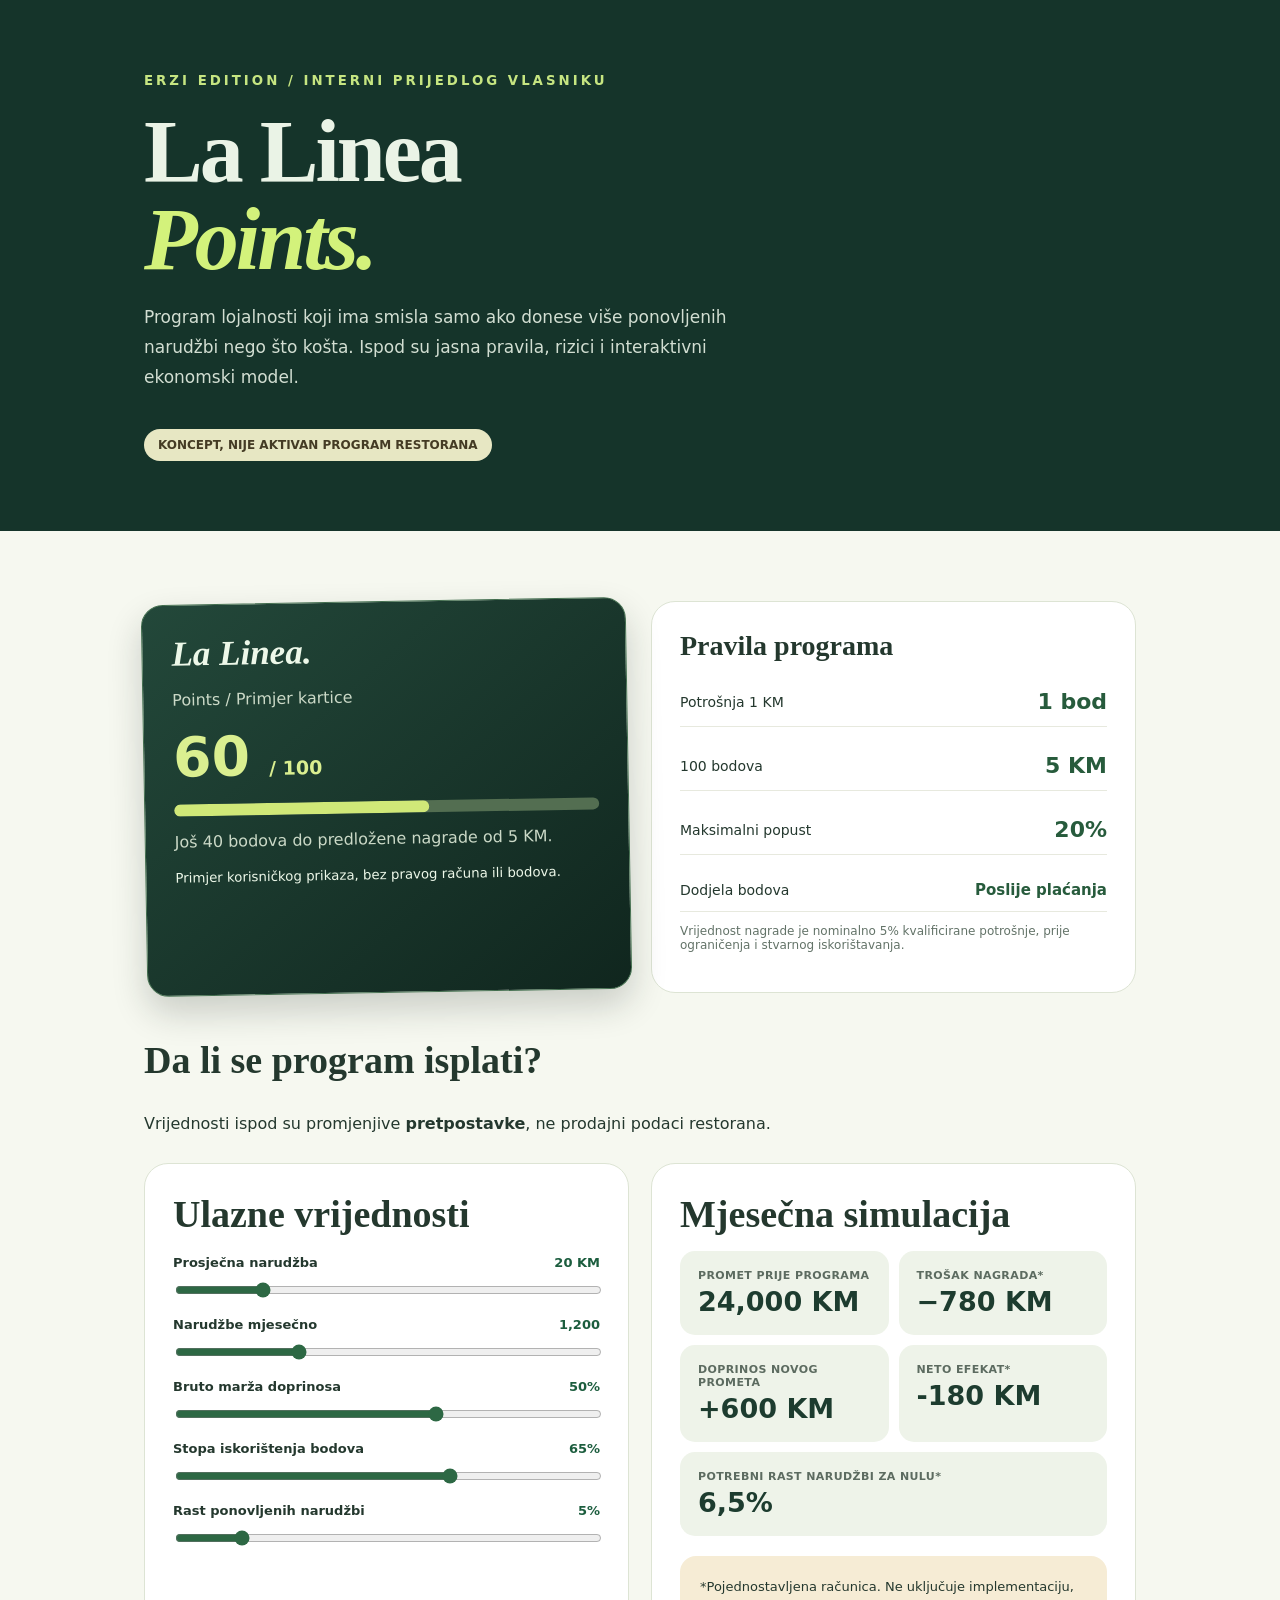
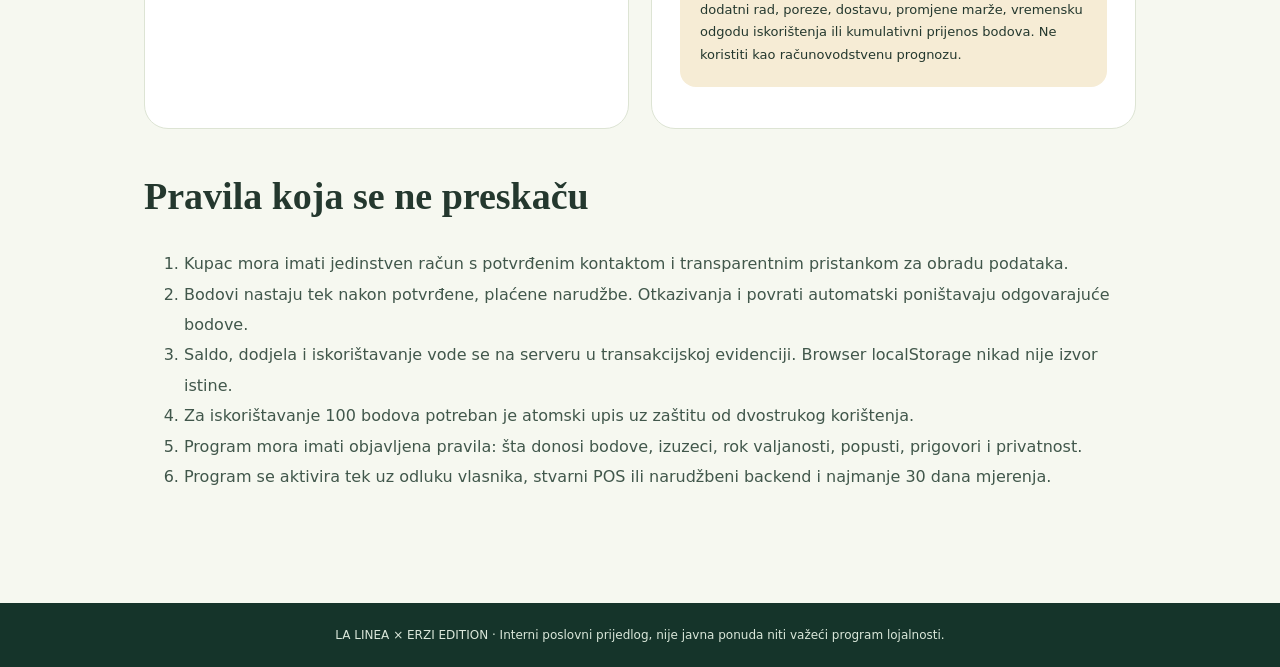
<file: lalinea/La_Linea_Points_KONCEPT.html>
<!doctype html><html lang="bs"><head><meta charset="utf-8"><meta name="viewport" content="width=device-width,initial-scale=1"><meta name="robots" content="noindex,nofollow"><title>La Linea Points | Koncept programa lojalnosti za vlasnika</title><style>
:root{font-family:system-ui,-apple-system,Segoe UI,sans-serif;color:#24382e;background:#f6f8f0}*{box-sizing:border-box}body{margin:0}.wrap{max-width:1040px;margin:auto;padding:40px 24px}header{background:#15342a;color:#eaf3e6}header .wrap{padding-block:70px}small.kicker{font-weight:900;letter-spacing:3px;text-transform:uppercase;color:#c6e581}h1{font:900 clamp(46px,8vw,88px)/1 Georgia,serif;letter-spacing:-3px;margin:19px 0}h1 em{color:#d3f27b}header p{max-width:650px;line-height:1.75;color:#d2ded2;font-size:17px}.flag{background:#e7e7c3;color:#443b24;border-radius:60px;font-size:12px;font-weight:850;display:inline-block;padding:9px 14px;margin-top:20px}.split{display:grid;grid-template-columns:1fr 1fr;gap:22px;margin-top:30px}.panel{background:#fff;border:1px solid #dde4d4;border-radius:24px;padding:28px}.panel h2{font:900 28px Georgia,serif;margin:0 0 15px}.card{background:linear-gradient(140deg,#23483a,#10261e);color:#edf8e9;border:1px solid #436e4f;box-shadow:0 16px 35px #17251e33;border-radius:22px;padding:29px;transform:rotate(-1deg)}.card>p{color:#cbd9c7}.card h2{font:italic bold 35px Georgia,serif;margin:0}.card strong{display:block;color:#daef90;font-size:55px;margin:15px 0}.bar{height:12px;background:#536e51;border-radius:30px;overflow:hidden}.bar>div{height:100%;width:60%;background:#d0e878;border-radius:30px}.rules{display:grid;gap:14px}.rule{display:flex;justify-content:space-between;align-items:center;border-bottom:1px solid #e7e9de;padding:12px 0;font-size:14px}.rule b{font-size:22px;color:#275b3c}.slider{display:block;font-weight:800;font-size:13px;margin:19px 0}.slider .val{float:right;color:#1c5d3e}.slider input{display:block;width:100%;margin-top:12px;accent-color:#2d6844}.result{display:grid;grid-template-columns:repeat(2,1fr);gap:10px}.metric{background:#eef3e9;border-radius:15px;padding:18px}.metric small{display:block;color:#5c6b60;font-size:11px;font-weight:800;text-transform:uppercase;letter-spacing:.4px}.metric strong{display:block;color:#1d3c2f;font-size:27px;margin-top:4px}.note{background:#f6ecd5;border-radius:16px;padding:20px;font-size:13px;line-height:1.75;margin-top:20px}section.detail{margin-top:45px}.detail h2{font:900 38px Georgia,serif}ol{line-height:1.9;color:#41574b}footer{background:#15342a;color:#dae7da;padding:25px;margin-top:55px;text-align:center;font-size:12px}@media(max-width:700px){.wrap{padding:27px 16px}header .wrap{padding-block:48px}.split{grid-template-columns:1fr}.card{transform:none}.panel{padding:20px}.metric strong{font-size:22px}}
</style></head><body><header><div class="wrap"><small class="kicker">Erzi Edition / Interni prijedlog vlasniku</small><h1>La Linea<br><em>Points.</em></h1><p>Program lojalnosti koji ima smisla samo ako donese više ponovljenih narudžbi nego što košta. Ispod su jasna pravila, rizici i interaktivni ekonomski model.</p><span class="flag">KONCEPT, NIJE AKTIVAN PROGRAM RESTORANA</span></div></header><main class="wrap"><div class="split"><div class="card"><h2>La Linea.</h2><p>Points / Primjer kartice</p><strong>60 <span style="font-size:19px">/ 100</span></strong><div class="bar"><div></div></div><p>Još 40 bodova do predložene nagrade od 5 KM.</p><small>Primjer korisničkog prikaza, bez pravog računa ili bodova.</small></div><div class="panel"><h2>Pravila programa</h2><div class="rules"><div class="rule"><span>Potrošnja 1 KM</span><b>1 bod</b></div><div class="rule"><span>100 bodova</span><b>5 KM</b></div><div class="rule"><span>Maksimalni popust</span><b>20%</b></div><div class="rule"><span>Dodjela bodova</span><b style="font-size:15px">Poslije plaćanja</b></div></div><p style="font-size:12px;color:#637368">Vrijednost nagrade je nominalno 5% kvalificirane potrošnje, prije ograničenja i stvarnog iskorištavanja.</p></div></div>
<section class="detail"><h2>Da li se program isplati?</h2><p>Vrijednosti ispod su promjenjive <b>pretpostavke</b>, ne prodajni podaci restorana.</p><div class="split"><div class="panel"><h2>Ulazne vrijednosti</h2><label class="slider">Prosječna narudžba <span class="val" id="ticketValue">20 KM</span><input id="ticket" type="range" min="8" max="70" value="20" step="1"></label><label class="slider">Narudžbe mjesečno <span class="val" id="ordersValue">1.200</span><input id="orders" type="range" min="100" max="4000" value="1200" step="50"></label><label class="slider">Bruto marža doprinosa <span class="val" id="marginValue">50%</span><input id="margin" type="range" min="10" max="75" value="50" step="1"></label><label class="slider">Stopa iskorištenja bodova <span class="val" id="redeemValue">65%</span><input id="redeem" type="range" min="0" max="100" value="65" step="5"></label><label class="slider">Rast ponovljenih narudžbi <span class="val" id="upliftValue">5%</span><input id="uplift" type="range" min="0" max="35" value="5" step="1"></label></div><div class="panel"><h2>Mjesečna simulacija</h2><div class="result"><div class="metric"><small>Promet prije programa</small><strong id="sales">–</strong></div><div class="metric"><small>Trošak nagrada*</small><strong id="rewards">–</strong></div><div class="metric"><small>Doprinos novog prometa</small><strong id="contrib">–</strong></div><div class="metric"><small>Neto efekat*</small><strong id="net">–</strong></div><div class="metric" style="grid-column:span 2"><small>Potrebni rast narudžbi za nulu*</small><strong id="breakeven">–</strong></div></div><p class="note">*Pojednostavljena računica. Ne uključuje implementaciju, dodatni rad, poreze, dostavu, promjene marže, vremensku odgodu iskorištenja ili kumulativni prijenos bodova. Ne koristiti kao računovodstvenu prognozu.</p></div></div></section>
<section class="detail"><h2>Pravila koja se ne preskaču</h2><ol><li>Kupac mora imati jedinstven račun s potvrđenim kontaktom i transparentnim pristankom za obradu podataka.</li><li>Bodovi nastaju tek nakon potvrđene, plaćene narudžbe. Otkazivanja i povrati automatski poništavaju odgovarajuće bodove.</li><li>Saldo, dodjela i iskorištavanje vode se na serveru u transakcijskoj evidenciji. Browser localStorage nikad nije izvor istine.</li><li>Za iskorištavanje 100 bodova potreban je atomski upis uz zaštitu od dvostrukog korištenja.</li><li>Program mora imati objavljena pravila: šta donosi bodove, izuzeci, rok valjanosti, popusti, prigovori i privatnost.</li><li>Program se aktivira tek uz odluku vlasnika, stvarni POS ili narudžbeni backend i najmanje 30 dana mjerenja.</li></ol></section></main><footer>LA LINEA × ERZI EDITION · Interni poslovni prijedlog, nije javna ponuda niti važeći program lojalnosti.</footer><script>
(()=>{const ids=['ticket','orders','margin','redeem','uplift'];const fmt=n=>new Intl.NumberFormat('bs-BA',{maximumFractionDigits:0}).format(n);function update(){const [ticket,orders,margin,redeem,uplift]=ids.map(id=>Number(document.getElementById(id).value));ids.forEach((id,i)=>{document.getElementById(id+'Value').textContent=fmt([ticket,orders,margin,redeem,uplift][i])+(id==='ticket'?' KM':['margin','redeem','uplift'].includes(id)?'%':'')});const sales=ticket*orders;const rewards=sales*.05*redeem/100;const contrib=sales*uplift/100*margin/100;const net=contrib-rewards;const breakeven=margin?rewards/(sales*margin/100)*100:Infinity;document.getElementById('sales').textContent=fmt(sales)+' KM';document.getElementById('rewards').textContent='−'+fmt(rewards)+' KM';document.getElementById('contrib').textContent='+'+fmt(contrib)+' KM';document.getElementById('net').textContent=(net>=0?'+':'')+fmt(net)+' KM';document.getElementById('breakeven').textContent=breakeven.toFixed(1).replace('.',',')+'%'}ids.forEach(id=>document.getElementById(id).addEventListener('input',update));update()})();
</script></body></html>
</file>
<file: lalinea/app.css>
:root{--ink:#1a2622;--muted:#54625b;--cream:#faf9f5;--white:#fff;--line:#e4e7dd;--forest:#132b25;--lime:#d6f275;--coral:#de683f;--gold:#eab872;--r:20px;--shadow:0 18px 60px rgba(16,36,25,.11)}
*,*:before,*:after{box-sizing:border-box}[hidden]{display:none!important}html{scroll-behavior:smooth;scroll-padding-top:140px}body{margin:0;background:var(--cream);color:var(--ink);font:16px/1.55 ui-sans-serif,system-ui,-apple-system,"Segoe UI",sans-serif}button,input,textarea,select{font:inherit}button{cursor:pointer}a{color:inherit;text-decoration:none}a:hover{text-decoration:none}img{max-width:100%;height:auto;display:block}button:focus-visible,a:focus-visible,input:focus-visible,textarea:focus-visible{outline:3px solid var(--coral);outline-offset:3px}button[disabled]{cursor:not-allowed;opacity:.55}.container{width:min(1240px,calc(100% - 48px));margin-inline:auto}.sr-only{position:absolute!important;width:1px;height:1px;overflow:hidden;clip:rect(0,0,0,0);white-space:nowrap}.visually-small{font-size:12px;color:var(--muted)}
.topbar{background:#0c211b;color:#d9e6de;font-size:12px}.topbar .container{display:flex;align-items:center;justify-content:space-between;gap:20px;padding-block:8px}.topbar a{color:#f7e5b4;font-weight:700}.site-header{position:sticky;top:0;z-index:40;background:#fffefbf5;backdrop-filter:blur(15px);border-bottom:1px solid #e3e9dc;box-shadow:0 4px 20px #122b2410}.header-row{min-height:82px;display:flex;align-items:center;gap:30px}.brand{display:flex;flex-direction:column;line-height:1.0;flex-shrink:0}.brand strong{font:italic 900 37px/1.0 Georgia,serif;letter-spacing:-2px;color:#1c3e32}.brand small{font-size:9px;letter-spacing:3px;font-weight:900;color:#955333;margin-left:6px;margin-top:5px;text-transform:uppercase}.nav-links{display:flex;gap:26px;align-items:center;margin-left:auto;font-size:13px;font-weight:800}.nav-links a:hover{color:#a44329}.header-actions{display:flex;gap:10px;align-items:center}.btn{border-radius:999px;display:inline-flex;gap:11px;align-items:center;justify-content:center;min-height:47px;padding:11px 20px;border:1px solid transparent;font-weight:850;font-size:13px;transition:transform .16s,background .16s}.btn:hover{transform:translateY(-1px)}.btn-primary{background:var(--forest);color:#fff}.btn-primary:hover{background:#23473a}.btn-light{background:#fff;color:var(--ink);border-color:#e0e3d9}.btn-accent{background:var(--lime);color:var(--forest)}.btn-accent:hover{background:#e6fb9f}.cart-trigger{background:#eff3e8;border:1px solid #e3e9da;border-radius:100px;padding:10px 14px;min-height:46px;color:var(--forest);font-weight:850;font-size:13px;display:flex;align-items:center;gap:10px}.cart-trigger strong{background:var(--forest);color:#fff;border-radius:30px;padding:2px 7px;font-size:11px;min-width:24px}.icon{width:19px;height:19px;stroke:currentColor;fill:none;stroke-width:1.8;stroke-linejoin:round;stroke-linecap:round;flex-shrink:0}
.hero{background:var(--forest);color:#fff;position:relative;overflow:hidden}.hero:after{content:'';position:absolute;right:-25vw;bottom:-55vw;height:80vw;width:80vw;border:1px solid #fff2;border-radius:50%;pointer-events:none}.hero .container{display:grid;grid-template-columns:minmax(0,1fr) minmax(0,1.02fr);gap:45px;align-items:center;min-height:520px;padding-block:55px}.eyebrow{font-weight:850;font-size:11px;letter-spacing:2.2px;text-transform:uppercase;color:var(--coral);display:flex;align-items:center;gap:9px}.hero .eyebrow{color:var(--lime)}.eyebrow:before{content:'';width:22px;height:2px;background:currentColor}.hero h1{font:900 clamp(48px,5.9vw,83px)/1.03 Georgia,serif;letter-spacing:-3px;margin:21px 0}.hero h1 em{color:var(--lime);font-style:italic}.hero p{max-width:520px;color:#dfebe0;line-height:1.77;font-size:16px}.hero-btns{display:flex;gap:12px;align-items:center;flex-wrap:wrap;margin-top:31px}.hero-phone{background:transparent;color:#fff;border-color:#667a6b}.hero-phone:hover{background:#28463b}.hero-note{font-size:12px;margin-top:26px;color:#d1ddd1;display:flex;gap:8px;align-items:center}.hero-photo{position:relative;align-self:stretch;min-height:390px;margin:0}.hero-photo img{height:100%;width:100%;object-fit:cover;border-radius:27px;box-shadow:0 26px 50px #0005}.hero-photo figcaption{position:absolute;bottom:14px;left:16px;background:#12251ad9;color:#fff;font-size:11px;border-radius:50px;padding:6px 12px}.float-card{position:absolute;top:21px;left:-23px;padding:15px 17px;background:#fef5df;color:var(--forest);border-radius:18px;box-shadow:var(--shadow);max-width:185px}.float-card b{display:block;font:900 25px/1 Georgia,serif}.float-card span{font-size:11px;font-weight:750}
.quick-strip{background:#eff4e8;border-bottom:1px solid #dfe6d7}.quick-strip .container{display:grid;grid-template-columns:repeat(3,minmax(0,1fr))}.quick-item{min-height:83px;display:flex;align-items:center;justify-content:center;gap:14px;padding:15px 22px;border-right:1px solid #dce6d7}.quick-item:last-child{border-right:none}.quick-item svg{color:#385344}.quick-item div{display:flex;flex-direction:column}.quick-item b{font-size:13px}.quick-item span{font-size:11px;color:#54695c}
.menu-wrap{padding:64px 0 90px}.section-top{display:flex;gap:25px;justify-content:space-between;align-items:end;margin-bottom:24px}.section-top h2,.spotlight h2{font:900 clamp(37px,4.4vw,61px)/1.03 Georgia,serif;letter-spacing:-2px;margin:10px 0}.section-top p{max-width:600px;color:var(--muted);font-size:14px;margin:0}.menu-counter{white-space:nowrap;padding:9px 16px;background:#eaf0e2;border-radius:100px;font-size:12px;font-weight:850;color:#345447}.menu-tools{position:sticky;top:82px;z-index:25;background:var(--cream);padding:15px 0 13px;border-bottom:1px solid var(--line)}.searchbox{border:1px solid #d8ded3;border-radius:14px;background:#fff;display:flex;align-items:center;gap:10px;padding:0 15px;min-height:52px}.searchbox svg{color:#668071}.searchbox input{width:100%;min-width:0;border:0;background:transparent;outline:0;font-size:15px;color:var(--ink);min-height:49px}.searchbox:focus-within{outline:2px solid #41745a}.chips{display:flex;overflow:auto;gap:9px;padding:13px 2px 5px;scrollbar-width:thin;white-space:nowrap}.chip{background:#fff;border:1px solid #dfe5d9;border-radius:50px;color:#244036;padding:9px 15px;font-size:12px;font-weight:800;min-height:43px;white-space:nowrap}.chip[aria-pressed=true],.chip:hover{background:#193d2d;color:#fff;border-color:#193d2d}.menu-result-label{margin:22px 0 18px;color:#516356;font-size:12px;font-weight:700}.food-grid{display:grid;grid-template-columns:repeat(3,minmax(0,1fr));gap:15px}.food-card{background:#fff;border:1px solid #e1e6dc;border-radius:17px;padding:20px;display:flex;flex-direction:column;min-height:191px;box-shadow:0 7px 22px #182c1c09;transition:border-color .2s,box-shadow .2s}.food-card:hover{box-shadow:0 15px 40px #16352216;border-color:#c8d6c2}.card-top{display:flex;justify-content:space-between;gap:12px;align-items:start}.card-tag{display:inline-flex;align-items:center;gap:6px;background:#edf3e6;border-radius:40px;padding:4px 9px;color:#365543;font-size:10px;font-weight:850;line-height:1.3}.card-tag.from{background:#fff3e7;color:#934c27}.fav-btn{height:44px;width:44px;border:1px solid #e0e7d9;border-radius:50%;background:#fff;display:grid;place-items:center;color:#64746a}.fav-btn[data-saved=true]{background:#fdefe7;color:#b34628;border-color:#f5d9c8}.fav-btn[data-saved=true] svg{fill:currentColor}.food-card h3{font-size:17px;font-weight:850;letter-spacing:-.5px;line-height:1.3;margin:13px 0 7px}.food-card .desc{font-size:12px;line-height:1.55;color:#627167;flex-grow:1;margin:0 0 16px}.card-bottom{margin-top:auto;display:flex;align-items:center;justify-content:space-between;gap:12px}.price{font-size:17px;font-weight:900;color:#213a2f;white-space:nowrap}.price small{font-size:11px;color:#617164;margin-right:2px}.card-add{font-size:12px;font-weight:850;min-height:42px;padding:8px 13px;border:none;background:var(--lime);color:#173125;border-radius:40px;white-space:nowrap}.card-add:hover{background:#d1e975}.card-add.from{background:#e9eee5}.card-add.from:hover{background:#dbe8da}.food-card[hidden]{display:none!important}.more-row{text-align:center;margin-top:25px}.no-results{padding:55px 30px;background:#fff;text-align:center;border:1px dashed #cfd9ca;border-radius:18px}.no-results strong{display:block;font:900 25px Georgia,serif;margin-bottom:8px}.no-results p{color:var(--muted)}.menu-disclaimer{font-size:12px;line-height:1.6;color:#66766a;margin-top:23px}
.spotlight{background:#eaf0e3;padding:75px 0}.spotlight-head{display:flex;justify-content:space-between;align-items:end;gap:30px;margin-bottom:24px}.spotlight-head p{font-size:13px;color:#516353;margin:0;max-width:560px}.spot-grid{display:grid;grid-template-columns:repeat(3,minmax(0,1fr));gap:19px}.spot{background:#fff;border-radius:21px;overflow:hidden;border:1px solid #dce4d3;box-shadow:0 15px 35px #13291a0b}.spot figure{margin:0;position:relative;height:185px}.spot figure img{height:100%;width:100%;object-fit:cover}.spot figcaption{position:absolute;bottom:10px;right:11px;padding:4px 10px;background:#0a241cdc;color:#fff;font-size:10px;border-radius:30px}.spot .info{padding:20px 21px 24px}.spot .info b{font-size:17px}.spot .info p{font-size:12px;color:var(--muted);margin:5px 0 0}.spot a{text-decoration:underline;text-underline-offset:3px;font-weight:750;color:#31573f}
.value{background:var(--forest);color:#fff;padding:85px 0}.value-layout{display:grid;grid-template-columns:1fr 1fr;gap:70px;align-items:center}.value h2{font:900 clamp(40px,5vw,67px)/1.08 Georgia,serif;letter-spacing:-2px;margin:14px 0 22px}.value p{color:#d3e4d7;line-height:1.8;font-size:15px}.value-box{padding:35px;background:#213d32;border:1px solid #476353;border-radius:24px}.value-box h3{font:800 23px Georgia,serif;margin:0 0 17px}.value-line{padding:15px 0;border-bottom:1px solid #ffffff22;display:flex;align-items:center;gap:14px;font-size:13px;color:#deeadf}.value-line:last-child{border-bottom:0}.value-line svg{color:var(--lime)}
.faq{padding:70px 0}.faq h2{font:900 36px Georgia,serif;letter-spacing:-1px;margin:8px 0 24px}.faq-grid{display:grid;grid-template-columns:1fr 1fr;gap:12px}.faq details{background:#fff;border:1px solid #e0e4d9;border-radius:13px;padding:16px 20px}.faq summary{font-weight:850;font-size:14px;cursor:pointer}.faq p{font-size:13px;color:var(--muted);line-height:1.7;margin:11px 0 0}.footer{background:#0d251d;color:#e6f0e8;padding:46px 0 18px}.footer-top{display:flex;justify-content:space-between;gap:40px;align-items:start}.footer .brand strong{color:#f4f6ea}.footer .brand small{color:#d4e88b}.footer p{max-width:450px;color:#c1d1c3;font-size:13px;line-height:1.7}.footer-nav{display:grid;gap:10px;font-size:13px}.footer-nav a{text-decoration:underline;text-decoration-color:#708a7a;text-underline-offset:4px}.footer-bottom{margin-top:45px;border-top:1px solid #ffffff22;padding-top:15px;font-size:11px;color:#b6c6b9;display:flex;justify-content:space-between;gap:20px}.footer-bottom a{text-decoration:underline}
.mobile-cart{display:none;position:fixed;bottom:15px;left:16px;right:16px;z-index:44;background:var(--lime);border:1px solid #98b45c;border-radius:14px;min-height:58px;padding:10px 17px;box-shadow:0 10px 30px #0e211f55;color:var(--forest);justify-content:space-between;align-items:center;gap:14px;font-weight:850}.mobile-cart[hidden]{display:none!important}
.cart-dialog{border:0;border-radius:24px;padding:0;width:min(560px,calc(100vw - 32px));max-height:min(88dvh,780px);margin:auto;box-shadow:0 30px 100px #0007;color:var(--ink);background:#fff;overflow:hidden}.cart-dialog[open]{display:flex;flex-direction:column}.cart-dialog::backdrop{background:#081912bd;backdrop-filter:blur(5px)}.cart-head{padding:20px 24px;border-bottom:1px solid var(--line);flex-shrink:0;display:flex;justify-content:space-between;align-items:center;gap:12px}.cart-head h2{font:900 24px Georgia,serif;margin:0}.dialog-close{border:1px solid #dce5d6;background:#f7f9f4;width:42px;height:42px;border-radius:50%;display:grid;place-items:center}.cart-body{min-height:0;overflow-y:auto;padding:17px 24px 22px;overscroll-behavior:contain}.cart-row{padding:14px 0;border-bottom:1px solid #e5e8e0;display:flex;justify-content:space-between;gap:13px}.cart-item-main{min-width:0}.cart-item-main b{display:block;font-size:14px;line-height:1.3}.cart-item-main small{display:block;font-size:11px;color:#69776b}.qty{display:flex;align-items:center;gap:9px;margin-top:9px}.qty button{width:30px;height:30px;border:1px solid #dce4d7;background:#f4f7f1;border-radius:9px}.qty span{font-size:13px;font-weight:850}.cart-item-price{font-size:14px;font-weight:850;white-space:nowrap}.order-choice{display:grid;grid-template-columns:1fr 1fr;gap:8px;margin:20px 0 12px}.order-choice label{display:block;border:1px solid #d8e2d4;border-radius:11px;position:relative}.order-choice input{accent-color:#1c4934}.order-choice span{display:flex;align-items:center;gap:9px;padding:13px;font-size:13px;font-weight:750;cursor:pointer}.order-choice label:has(input:checked){background:#edf4e5;border-color:#4d805b}.form-field{display:block;font-size:12px;font-weight:850;margin-top:13px}.form-field input,.form-field textarea{display:block;width:100%;border:1px solid #d5dfd1;border-radius:10px;background:#fff;padding:11px 12px;margin-top:6px;min-height:44px;font-size:14px;line-height:1.4;color:var(--ink)}.form-field textarea{min-height:70px;resize:vertical}.form-field input:focus,.form-field textarea:focus{outline:2px solid #78a177}.cart-footer{padding:15px 24px 18px;flex-shrink:0;border-top:1px solid #e2e9df;background:#fff}.subtotal{display:flex;justify-content:space-between;align-items:center;gap:10px;font-size:14px;margin-bottom:5px}.subtotal strong{font-size:20px}.delivery-caveat{color:var(--muted);font-size:11px;margin:0 0 11px;line-height:1.4}.cart-footer .btn{width:100%;min-height:49px}.cart-secondary{display:flex;gap:10px;justify-content:space-between;margin-top:8px}.cart-secondary button,.cart-secondary a{flex:1;text-align:center;display:inline-flex;justify-content:center;align-items:center;border:1px solid #dae5d6;border-radius:10px;background:#f6f8f2;padding:10px;color:#254634;min-height:45px;font-size:12px;font-weight:850}.cart-state{font-size:12px;color:#42614e;margin:8px 0 0;min-height:18px}.empty-cart{text-align:center;padding:25px;color:#647568}.empty-cart strong{font:850 20px Georgia,serif;display:block;color:#23362c;margin-bottom:8px}.empty-cart p{font-size:13px}.notice{position:fixed;left:50%;bottom:92px;transform:translateX(-50%);background:#142c23;color:#fff;border-radius:12px;padding:12px 17px;box-shadow:0 15px 40px #0004;z-index:80;max-width:calc(100vw - 35px);font-size:13px;font-weight:700}.notice[hidden]{display:none!important}
@media(max-width:1100px){.header-row{gap:12px}.nav-links{gap:13px}.hero .container{gap:27px}.food-grid{grid-template-columns:repeat(2,minmax(0,1fr))}.hero h1{font-size:clamp(46px,6.5vw,72px)}}
@media(max-width:750px){html{scroll-padding-top:175px}.container{width:calc(100% - 32px)}.topbar .container{padding-block:7px;font-size:10px}.topbar span:last-child{display:none}.header-row{min-height:66px}.brand strong{font-size:28px}.brand small{font-size:7px;letter-spacing:2px}.nav-links{display:none}.header-actions{margin-left:auto}.header-actions .header-call{display:none}.cart-trigger{min-height:40px;padding:8px 11px}.hero .container{grid-template-columns:1fr;padding-block:35px 24px;gap:22px;min-height:auto}.hero h1{font-size:clamp(44px,12vw,65px);letter-spacing:-2px;margin:14px 0}.hero p{font-size:14px;line-height:1.65;margin-bottom:0}.hero-btns{margin-top:21px;gap:8px}.hero-btns .btn{min-height:44px;padding:10px 15px;font-size:12px}.hero-note{margin-top:16px}.hero-photo{min-height:200px;max-height:240px}.hero-photo img{max-height:240px}.float-card{top:12px;left:10px;padding:10px 12px}.float-card b{font-size:17px}.float-card span{font-size:9px}.quick-strip .container{grid-template-columns:1fr 1fr}.quick-item{justify-content:flex-start;min-height:66px;padding:10px}.quick-item:nth-child(3){display:none}.quick-item b{font-size:11px}.quick-item span{font-size:10px}.menu-wrap{padding:42px 0 59px}.section-top{align-items:start;gap:10px}.section-top h2{font-size:40px;margin-top:8px}.section-top p{font-size:12px}.menu-counter{display:none}.menu-tools{top:66px}.chips{gap:7px}.chip{padding:8px 13px;font-size:11px;min-height:40px}.food-grid{grid-template-columns:1fr;gap:10px}.food-card{padding:16px;min-height:163px}.food-card h3{font-size:16px;margin:10px 0 6px}.food-card .desc{font-size:12px;margin-bottom:12px}.card-bottom{align-items:center}.price{font-size:16px}.spotlight{padding:56px 0}.spot-grid{grid-template-columns:1fr 1fr;gap:11px}.spot figure{height:145px}.spot .info{padding:14px}.spot .info b{font-size:14px}.spot .info p{font-size:11px}.value{padding:60px 0}.value-layout{grid-template-columns:1fr;gap:18px}.value h2{font-size:43px}.value-box{padding:21px}.faq{padding:48px 0}.faq-grid{grid-template-columns:1fr}.footer-top{flex-direction:column}.footer-bottom{flex-direction:column;gap:7px;margin-top:25px}.mobile-cart:not([hidden]){display:flex}.cart-dialog{max-height:calc(100dvh - 16px);width:calc(100vw - 16px);border-radius:18px}.cart-head{padding:14px 17px}.cart-head h2{font-size:21px}.cart-body{padding:10px 17px}.cart-footer{padding:11px 17px 13px}.cart-footer .btn{min-height:46px}.order-choice{margin-top:13px}}
@media(max-width:360px){.container{width:calc(100% - 26px)}.hero h1{font-size:42px}.hero-btns .btn{padding:9px 12px}.hero-photo{min-height:165px}.spot-grid{grid-template-columns:1fr}.spot figure{height:165px}.cart-dialog{max-height:calc(100dvh - 6px);width:calc(100vw - 8px);border-radius:12px}.cart-head{padding:9px 13px}.cart-body{padding:8px 13px}.cart-footer{padding:8px 13px}.cart-secondary button,.cart-secondary a{min-height:38px}.order-choice span{font-size:12px;padding:9px}.cart-item-main b{font-size:13px}}
@media(prefers-reduced-motion:reduce){*,*:before,*:after{scroll-behavior:auto!important;transition:none!important}}
</file>
